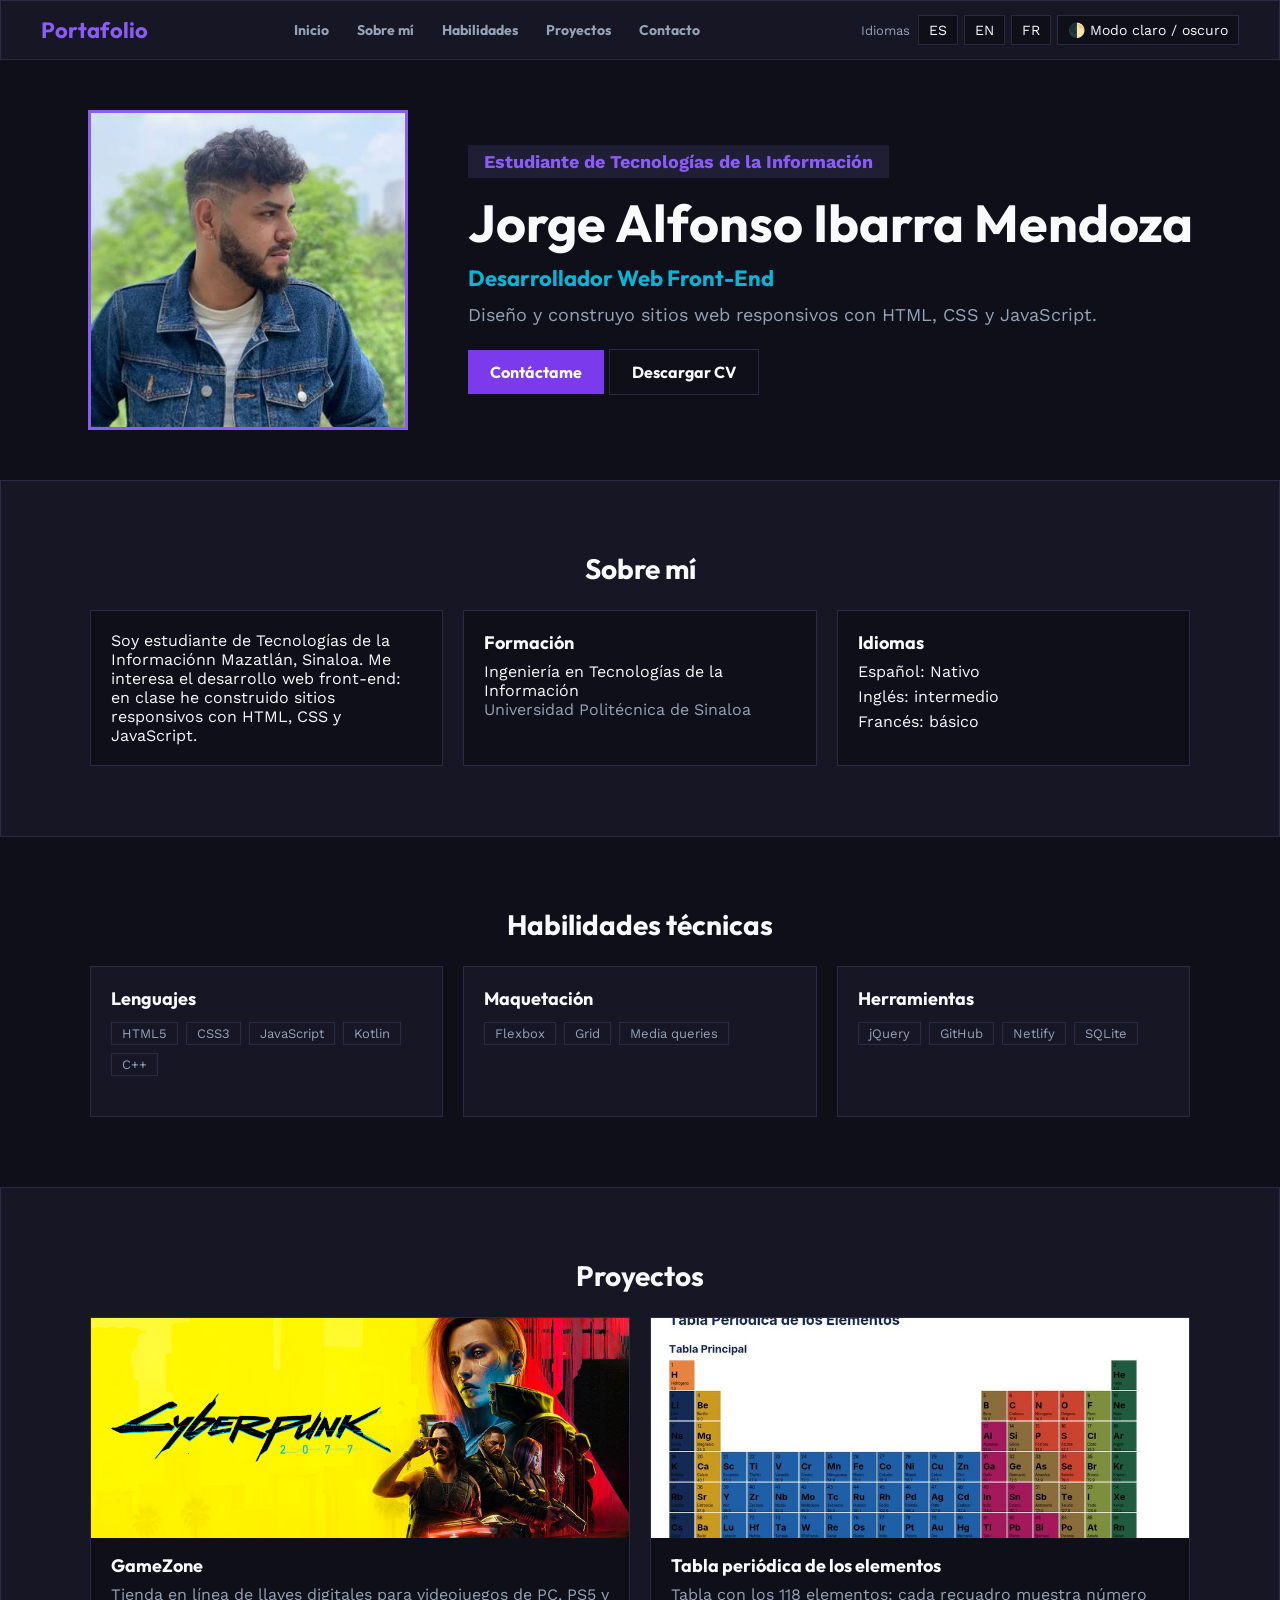
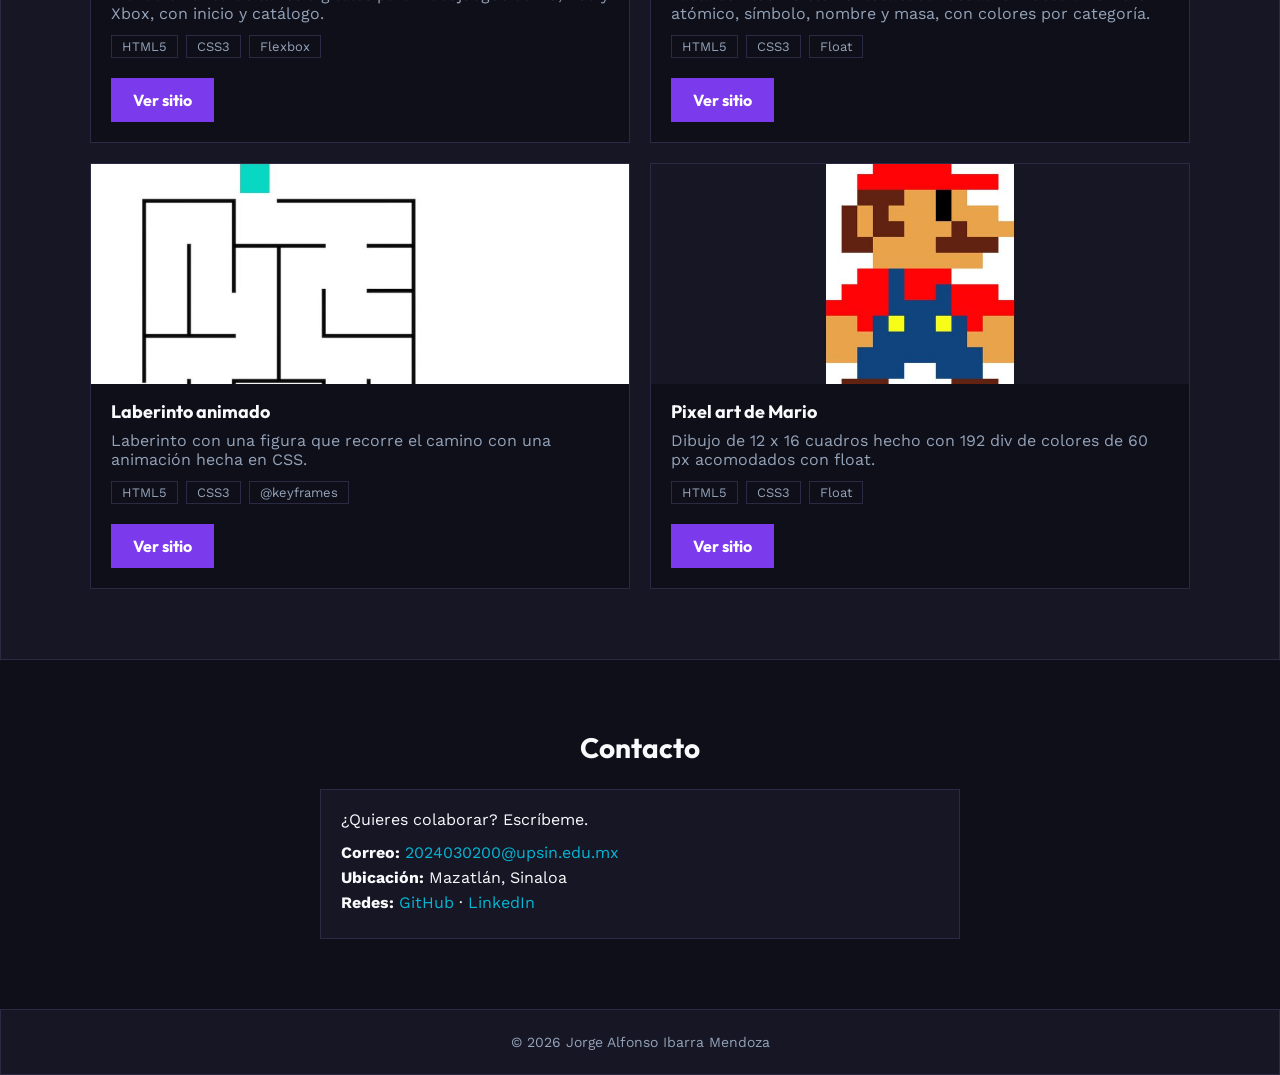
<file: index.html>
<!DOCTYPE html>
<html lang="es">
<head>
    <meta charset="UTF-8">
    <meta name="viewport" content="width=device-width, initial-scale=1">
    <title>Portafolio - Jorge Alfonso Ibarra Mendoza</title>
    <link rel="stylesheet" href="estilos/estilos.css">
</head>
<body>
    <header>
        <a href="#inicio" class="logo">Portafolio</a>

        <button class="menu-toggle" id="menu-toggle" type="button" aria-label="Menú" aria-expanded="false" aria-controls="nav">
            <span></span>
            <span></span>
            <span></span>
        </button>

        <nav id="nav">
            <ul>
                <li><a href="#inicio">
                    <span class="es">Inicio</span>
                    <span class="en">Home</span>
                    <span class="fr">Accueil</span>
                </a>
            </li>
                <li><a href="#sobre-mi">
                    <span class="es">Sobre mí</span>
                    <span class="en">About</span>
                    <span class="fr">À propos</span>
                </a>
            </li>
                <li><a href="#habilidades">
                    <span class="es">Habilidades</span>
                    <span class="en">Skills</span>
                    <span class="fr">Compétences</span>
                </a>
            </li>
                <li><a href="#proyectos">
                    <span class="es">Proyectos</span>
                    <span class="en">Projects</span>
                    <span class="fr">Projets</span>
                </a>
            </li>
                <li><a href="#contacto">
                    <span class="es">Contacto</span>
                    <span class="en">Contact</span>
                    <span class="fr">Contact</span>
                </a>
            </li>
            </ul>
        </nav>

        <div class="ajustes">
            <div class="leyenda">
                <span class="es">Idiomas</span>
                <span class="en">Language</span>
                <span class="fr">Langue</span>
            </div>
            <a href="#" onclick="$('.en, .fr').hide(); $('.es').show(); return false;">ES</a>
            <a href="#" onclick="$('.es, .fr').hide(); $('.en').show(); return false;">EN</a>
            <a href="#" onclick="$('.es, .en').hide(); $('.fr').show(); return false;">FR</a>
            <a href="#" onclick="$('body').toggleClass('claro'); return false;">🌓
                <span class="es">Modo claro / oscuro</span>
                <span class="en">Light / dark mode</span>
                <span class="fr">Mode clair / sombre</span>
            </a>
        </div>
    </header>

    <main>

        <section id="inicio" class="hero">
            <div class="hero-contenido">
                <img class="avatar" src="imagenes/avatar.png" alt="Foto de Jorge Alfonso Ibarra Mendoza">
                <div class="hero-texto">
                    <div class="etiqueta">
                        <span class="es">Estudiante de Tecnologías de la Información</span>
                        <span class="en">Information Technology Student</span>
                        <span class="fr">Étudiant en technologies de l'information</span>
                    </div>
                    <h1 class="titulo">Jorge Alfonso Ibarra Mendoza</h1>
                    <p class="rol">
                        <span class="es">Desarrollador Web Front-End</span>
                        <span class="en">Front-End Web Developer</span>
                        <span class="fr">Développeur web front-end</span>
                    </p>
                    <p class="descripcion">
                        <span class="es">Diseño y construyo sitios web responsivos con HTML, CSS y JavaScript.</span>
                        <span class="en">I design and build responsive websites with HTML, CSS and JavaScript.</span>
                        <span class="fr">Je conçois et réalise des sites web adaptatifs avec HTML, CSS et JavaScript.</span>
                    </p>
                    <div class="botones">
                        <a href="#contacto" class="boton1">
                            <span class="es">Contáctame</span>
                            <span class="en">Contact me</span>
                            <span class="fr">Me contacter</span>
                        </a>
                        <a href="documentos/cv.pdf" class="boton2" download>
                            <span class="es">Descargar CV</span>
                            <span class="en">Download CV</span>
                            <span class="fr">Télécharger le CV</span>
                        </a>
                    </div>
                </div>
            </div>
        </section>

        <section id="sobre-mi" class="alt">
            <h2 class="subtitulo">
                <span class="es">Sobre mí</span>
                <span class="en">About me</span>
                <span class="fr">À propos de moi</span>
            </h2>
            <div class="rejilla">
                <article class="tarjeta">
                    <p>
                        <span class="es">Soy estudiante de Tecnologías de la Informaciónn Mazatlán, Sinaloa. Me interesa el desarrollo web front-end: en clase he construido sitios responsivos con HTML, CSS y JavaScript.</span>
                        <span class="en">I am an Information Technology student in Mazatlán, Sinaloa. I am interested in front-end web development: in class I have built responsive websites with HTML, CSS and JavaScript.</span>
                        <span class="fr">Je suis étudiant en technologies de l'information à Mazatlán, Sinaloa. Le développement web front-end m’intéresse : en cours, j’ai réalisé des sites adaptatifs avec HTML, CSS et JavaScript.</span>
                    </p>
                </article>
                <article class="tarjeta">
                    <h3 class="nombre">
                        <span class="es">Formación</span>
                        <span class="en">Education</span>
                        <span class="fr">Formation</span>
                    </h3>
                    <p>
                        <span class="es">Ingeniería en Tecnologías de la Información</span>
                        <span class="en">Information Technology Engineering</span>
                        <span class="fr">Ingénierie des technologies de l'information</span>
                    </p>
                    <p class="suave">Universidad Politécnica de Sinaloa</p>
                </article>
                <article class="tarjeta">
                    <h3 class="nombre">
                        <span class="es">Idiomas</span>
                        <span class="en">Languages</span>
                        <span class="fr">Langues</span>
                    </h3>
                    <ul class="lista">
                        <li><span class="es">Español: Nativo</span>
                            <span class="en">Spanish: Native</span>
                            <span class="fr">Espagnol : Natif</span>
                        </li>
                        <li><span class="es">Inglés: intermedio</span>
                            <span class="en">English: intermediate</span>
                            <span class="fr">Anglais : intermédiaire</span>
                        </li>
                        <li><span class="es">Francés: básico</span>
                            <span class="en">French: basic</span>
                            <span class="fr">Français : débutant</span>
                        </li>
                    </ul>
                </article>
            </div>
        </section>

        <section id="habilidades">
            <h2 class="subtitulo">
                <span class="es">Habilidades técnicas</span>
                <span class="en">Technical skills</span>
                <span class="fr">Compétences techniques</span>
            </h2>
            <div class="rejilla">
                <article class="tarjeta">
                    <h3 class="nombre">
                        <span class="es">Lenguajes</span>
                        <span class="en">Languages</span>
                        <span class="fr">Langages</span>
                    </h3>
                    <ul class="chips">
                        <li>HTML5</li>
                        <li>CSS3</li>
                        <li>JavaScript</li>
                        <li>Kotlin</li>
                        <li>C++</li>
                    </ul>
                </article>
                <article class="tarjeta">
                    <h3 class="nombre">
                        <span class="es">Maquetación</span>
                        <span class="en">Layout</span>
                        <span class="fr">Mise en page</span>
                    </h3>
                    <ul class="chips">
                        <li>Flexbox</li>
                        <li>Grid</li>
                        <li>Media queries</li>
                    </ul>
                </article>
                <article class="tarjeta">
                    <h3 class="nombre">
                        <span class="es">Herramientas</span>
                        <span class="en">Tools</span>
                        <span class="fr">Outils</span>
                    </h3>
                    <ul class="chips">
                        <li>jQuery</li>
                        <li>GitHub</li>
                        <li>Netlify</li>
                        <li>SQLite</li>
                    </ul>
                </article>
            </div>
        </section>

        <section id="proyectos" class="alt">
            <h2 class="subtitulo">
                <span class="es">Proyectos</span>
                <span class="en">Projects</span>
                <span class="fr">Projets</span>
            </h2>
            <div class="rejilla proyectos">
                <article class="tarjeta">
                    <div class="portada">
                        <img src="imagenes/gamezone.jpg" alt="Portada del sitio GameZone">
                    </div>
                    <div class="info">
                        <h3 class="nombre">GameZone</h3>
                        <p>
                            <span class="es">Tienda en línea de llaves digitales para videojuegos de PC, PS5 y Xbox, con inicio y catálogo.</span>
                            <span class="en">Online store for digital video game keys (PC, PS5 and Xbox), with a home page and a catalog.</span>
                            <span class="fr">Boutique en ligne de clés numériques pour jeux vidéo (PC, PS5 et Xbox), avec un accueil et un catalogue.</span>
                        </p>
                        <ul class="chips">
                            <li>HTML5</li>
                            <li>CSS3</li>
                            <li>Flexbox</li>
                        </ul>
                        <a href="proyectos/gamezone/index.html" class="boton1">
                            <span class="es">Ver sitio</span>
                            <span class="en">View site</span>
                            <span class="fr">Voir le site</span>
                        </a>
                    </div>
                </article>

                <article class="tarjeta">
                    <div class="portada">
                        <img src="imagenes/tabla-periodica.jpg" alt="Captura de la tabla periódica de los elementos">
                    </div>
                    <div class="info">
                        <h3 class="nombre">
                            <span class="es">Tabla periódica de los elementos</span>
                            <span class="en">Periodic table of the elements</span>
                            <span class="fr">Tableau périodique des éléments</span>
                        </h3>
                        <p>
                            <span class="es">Tabla con los 118 elementos: cada recuadro muestra número atómico, símbolo, nombre y masa, con colores por categoría.</span>
                            <span class="en">Table with the 118 elements: each tile shows the atomic number, symbol, name and mass, with colors by category.</span>
                            <span class="fr">Tableau des 118 éléments : chaque case indique le numéro atomique, le symbole, le nom et la masse, avec des couleurs par catégorie.</span>
                        </p>
                        <ul class="chips"><li>HTML5</li><li>CSS3</li><li>Float</li></ul>
                        <a href="proyectos/tabla-periodica/index.html" class="boton1">
                            <span class="es">Ver sitio</span>
                            <span class="en">View site</span>
                            <span class="fr">Voir le site</span>
                        </a>
                    </div>
                </article>

                <article class="tarjeta">
                    <div class="portada">
                        <img src="imagenes/laberinto.jpg" alt="Captura del proyecto Laberinto">
                    </div>
                    <div class="info">
                        <h3 class="nombre">
                            <span class="es">Laberinto animado</span>
                            <span class="en">Animated maze</span>
                            <span class="fr">Labyrinthe animé</span>
                        </h3>
                        <p>
                            <span class="es">Laberinto con una figura que recorre el camino con una animación hecha en CSS.</span>
                            <span class="en">Maze with a shape that travels along the path using a CSS animation.</span>
                            <span class="fr">Labyrinthe avec une forme qui parcourt le chemin grâce à une animation CSS.</span>
                        </p>
                        <ul class="chips"><li>HTML5</li><li>CSS3</li><li>@keyframes</li></ul>
                        <a href="proyectos/laberinto/index.html" class="boton1">
                            <span class="es">Ver sitio</span>
                            <span class="en">View site</span>
                            <span class="fr">Voir le site</span>
                        </a>
                    </div>
                </article>

                <article class="tarjeta">
                    <div class="portada">
                        <img src="imagenes/pixel-art.jpg" alt="Captura del pixel art de Mario">
                    </div>
                    <div class="info">
                        <h3 class="nombre">
                            <span class="es">Pixel art de Mario</span>
                            <span class="en">Mario pixel art</span>
                            <span class="fr">Pixel art de Mario</span>
                        </h3>
                        <p>
                            <span class="es">Dibujo de 12 x 16 cuadros hecho con 192 div de colores de 60 px acomodados con float.</span>
                            <span class="en">A 12 x 16 grid drawing made of 192 colored 60 px divs laid out with float.</span>
                            <span class="fr">Dessin de 12 x 16 cases réalisé avec 192 div colorés de 60 px disposés avec float.</span>
                        </p>
                        <ul class="chips"><li>HTML5</li><li>CSS3</li><li>Float</li></ul>
                        <a href="proyectos/pixel-art/index.html" class="boton1">
                            <span class="es">Ver sitio</span>
                            <span class="en">View site</span>
                            <span class="fr">Voir le site</span>
                        </a>
                    </div>
                </article>

            </div>
        </section>


        <section id="contacto">
            <h2 class="subtitulo">
                <span class="es">Contacto</span>
                <span class="en">Contact</span>
                <span class="fr">Contact</span>
            </h2>
            <article class="tarjeta contacto">
                <p>
                    <span class="es">¿Quieres colaborar? Escríbeme.</span>
                    <span class="en">Want to collaborate? Send me a message.</span>
                    <span class="fr">On collabore ? Écrivez-moi.</span>
                </p>
                <ul class="lista">
                    <li>
                        <strong>
                            <span class="es">Correo:</span>
                            <span class="en">Email:</span>
                            <span class="fr">E-mail :</span>
                        </strong> <a href="mailto:2024030200@upsin.edu.mx">2024030200@upsin.edu.mx</a></li>
                    <li>
                        <strong>
                            <span class="es">Ubicación:</span>
                            <span class="en">Location:</span>
                            <span class="fr">Localisation :</span>
                        </strong> Mazatlán, Sinaloa</li>
                    <li>
                        <strong>
                            <span class="es">Redes:</span>
                            <span class="en">Social:</span>
                            <span class="fr">Réseaux :</span>
                        </strong>
                        <a href="https://github.com/JorgeIbarraMendoza">GitHub</a> ·
                        <a href="https://www.linkedin.com/in/jorge-ibarra-mendoza">LinkedIn</a>
                    </li>
                </ul>
            </article>
        </section>

    </main>

    <footer>
        <p>© 2026 Jorge Alfonso Ibarra Mendoza</p>
    </footer>

    <script src="https://ajax.googleapis.com/ajax/libs/jquery/2.1.3/jquery.min.js"></script>

    <script>
    $(function() {
      // Menú hamburguesa
      $('#menu-toggle').click(function() {
        var abierto = $('header').toggleClass('menu-abierto').hasClass('menu-abierto');
        $(this).attr('aria-expanded', abierto);
      });

      // Desplazamiento suave a cada sección
      $('a[href^="#"]').click(function(e) {
        var hash = this.hash;
        if (!hash || hash === '#') return;
        var $destino = $(hash);
        if (!$destino.length) return;
        e.preventDefault();

        // Se cierra el menú primero para medir la posición con el header ya colapsado
        $('header').removeClass('menu-abierto');
        $('#menu-toggle').attr('aria-expanded', false);

        // Si el header está fijo (o pegado arriba) se descuenta su altura para que no tape el título
        var $h = $('header');
        var pos = $h.css('position');
        var tapa = (pos === 'fixed' || pos === 'sticky') ? $h.outerHeight() : 0;

        $('html, body').stop().animate({
          scrollTop: $destino.offset().top - tapa
        }, 600);
      });
    });
    </script>
</body>
</html>
</file>
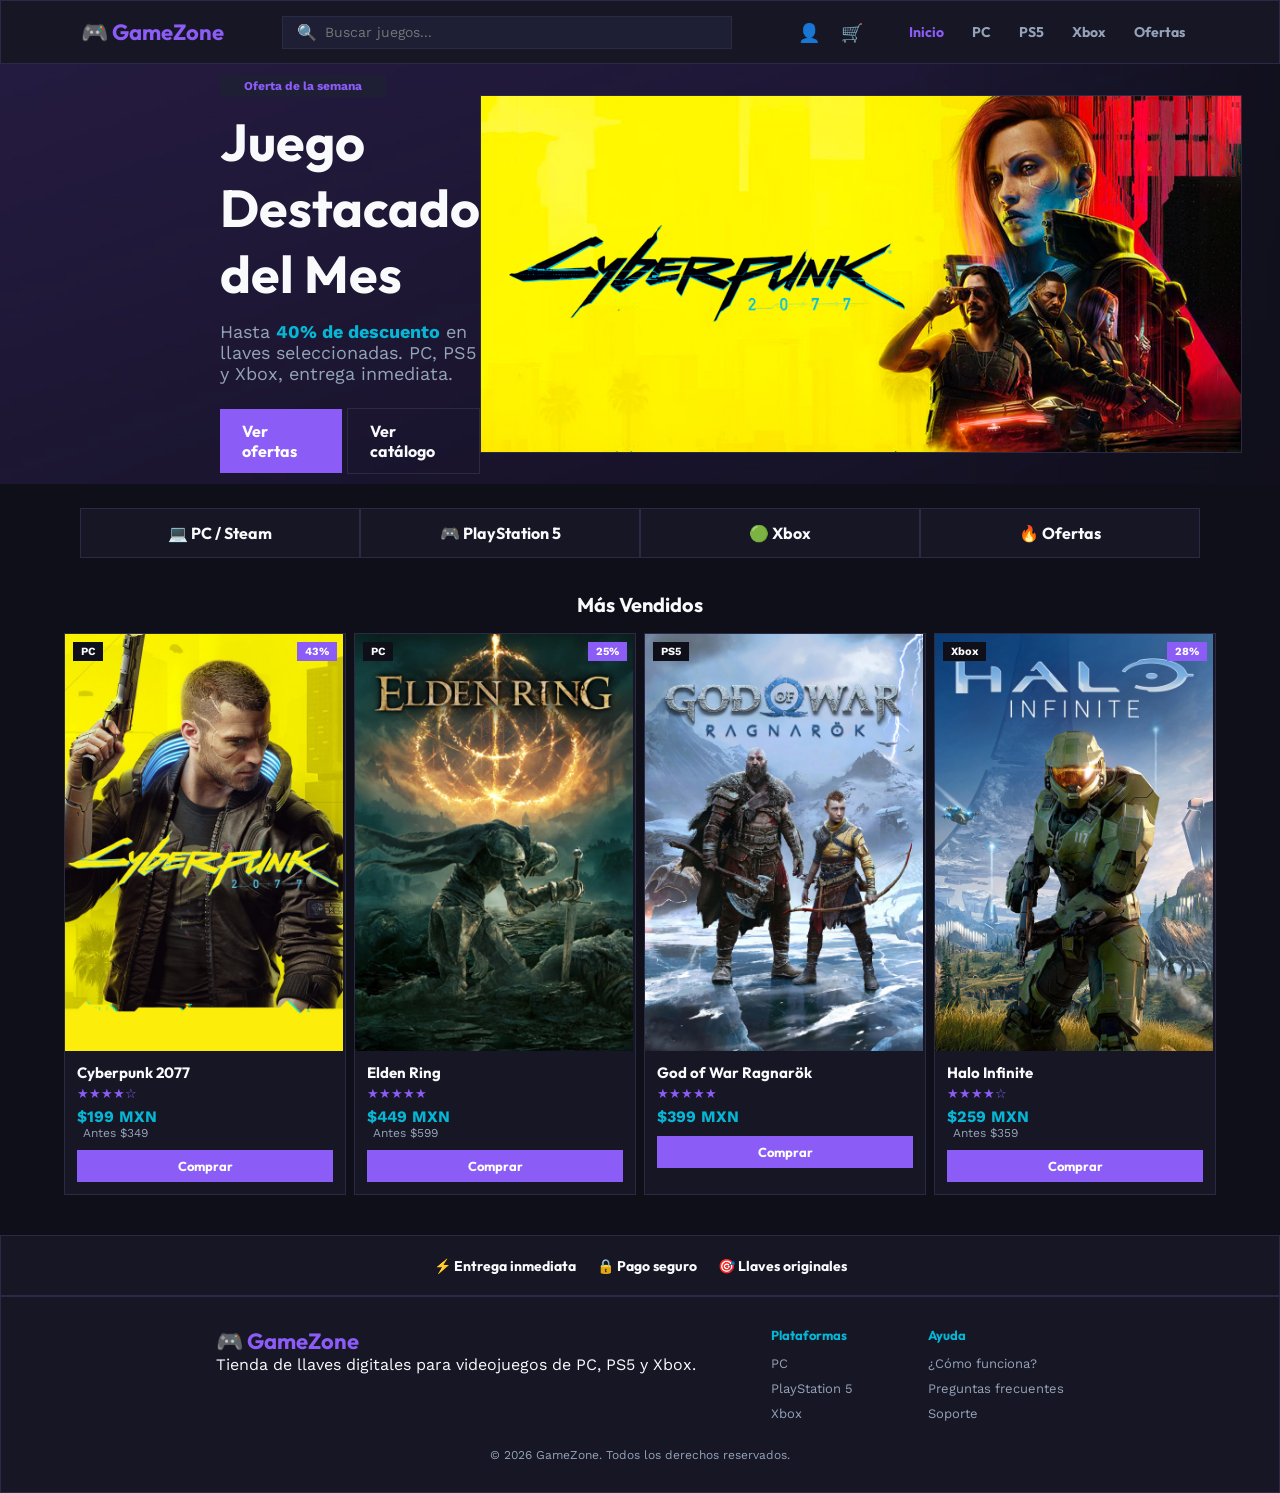
<file: proyectos/gamezone/index.html>
<!DOCTYPE html>
<html lang="es">
<head>
    <meta charset="UTF-8">
    <title>GameZone - Llaves digitales para videojuegos</title>
    <link rel="stylesheet" href="estilos/estilos.css">
</head>
<body>

    <header>
        <a href="index.html" class="logo">🎮 GameZone</a>

        <div class="buscador">
            🔍 <input type="text" placeholder="Buscar juegos...">
        </div>

        <div class="iconos">
            <a href="#!">👤</a>
            <a href="#!">🛒</a>
        </div>

        <nav>
            <ul>
                <li><a href="index.html" class="activo">Inicio</a></li>
                <li><a href="catalogo.html#pc">PC</a></li>
                <li><a href="catalogo.html#ps5">PS5</a></li>
                <li><a href="catalogo.html#xbox">Xbox</a></li>
                <li><a href="catalogo.html#ofertas">Ofertas</a></li>
            </ul>
        </nav>
    </header>

    <main>

        <section class="fondo">
            <img class="imagen" src="imagenes/fondo.jpg" alt="Juego destacado">
            <div class="contenido">
                <div class="texto">
                    <div class="etiqueta">Oferta de la semana</div>
                    <h1 class="titulo">Juego Destacado del Mes</h1>
                    <p class="descripcion">
                        Hasta <strong>40% de descuento</strong> en llaves seleccionadas.
                        PC, PS5 y Xbox, entrega inmediata.
                    </p>
                    <div class="botones">
                        <a href="catalogo.html#ofertas" class="boton1">
                            Ver ofertas
                        </a>
                        <a href="catalogo.html" class="boton2">
                            Ver catálogo
                        </a>
                    </div>
                </div>
                <img class="juego"
                     src="imagenes/juego-destacado.jpg"
                     alt="Cyberpunk 2077 - Juego destacado del mes">
            </div>
        </section>

        <div class="categorias">
            <a href="catalogo.html#pc" class="categoria">💻 PC / Steam</a>
            <a href="catalogo.html#ps5" class="categoria">🎮 PlayStation 5</a>
            <a href="catalogo.html#xbox" class="categoria">🟢 Xbox</a>
            <a href="catalogo.html#ofertas" class="categoria">🔥 Ofertas</a>
        </div>

        <section class="productos">
            <h2 class="subtitulo">Más Vendidos</h2>

            <div class="fila columna4">

                <article class="tarjeta">
                    <div class="portada">
                        <img src="imagenes/cyberpunk-2077.jpg" alt="Cyberpunk 2077">
                        <div class="plataforma">PC</div>
                        <div class="descuento">43%</div>
                    </div>
                    <div class="info">
                        <h3 class="nombre">Cyberpunk 2077</h3>
                        <div class="estrellas">★★★★☆</div>
                        <div class="precio">$199 MXN</div>
                        <div class="antes">Antes $349</div>
                        <a href="#!" class="comprar">Comprar</a>
                    </div>
                </article>

                <article class="tarjeta">
                    <div class="portada">
                        <img src="imagenes/elden-ring.jpg" alt="Elden Ring">
                        <div class="plataforma">PC</div>
                        <div class="descuento">25%</div>
                    </div>
                    <div class="info">
                        <h3 class="nombre">Elden Ring</h3>
                        <div class="estrellas">★★★★★</div>
                        <div class="precio">$449 MXN</div>
                        <div class="antes">Antes $599</div>
                        <a href="#!" class="comprar">Comprar</a>
                    </div>
                </article>

                <article class="tarjeta">
                    <div class="portada">
                        <img src="imagenes/god-of-war-ragnarok.jpg" alt="God of War Ragnarök">
                        <div class="plataforma">PS5</div>
                    </div>
                    <div class="info">
                        <h3 class="nombre">God of War Ragnarök</h3>
                        <div class="estrellas">★★★★★</div>
                        <div class="precio">$399 MXN</div>
                        <a href="#!" class="comprar">Comprar</a>
                    </div>
                </article>

                <article class="tarjeta">
                    <div class="portada">
                        <img src="imagenes/halo-infinite.jpg" alt="Halo Infinite">
                        <div class="plataforma">Xbox</div>
                        <div class="descuento">28%</div>
                    </div>
                    <div class="info">
                        <h3 class="nombre">Halo Infinite</h3>
                        <div class="estrellas">★★★★☆</div>
                        <div class="precio">$259 MXN</div>
                        <div class="antes">Antes $359</div>
                        <a href="#!" class="comprar">Comprar</a>
                    </div>
                </article>

            </div>
        </section>

        <div class="confianza">
            <span class="ventaja">⚡ Entrega inmediata</span>
            <span class="ventaja">🔒 Pago seguro</span>
            <span class="ventaja">🎯 Llaves originales</span>
        </div>

    </main>

    <footer>
        <div class="columnas">
            <div class="columna">
                <a href="index.html" class="logo">🎮 GameZone</a>
                <p>Tienda de llaves digitales para videojuegos de PC, PS5 y Xbox.</p>
            </div>
            <div class="columna">
                <h4>Plataformas</h4>
                <ul>
                    <li><a href="catalogo.html#pc">PC</a></li>
                    <li><a href="catalogo.html#ps5">PlayStation 5</a></li>
                    <li><a href="catalogo.html#xbox">Xbox</a></li>
                </ul>
            </div>
            <div class="columna">
                <h4>Ayuda</h4>
                <ul>
                    <li><a href="#!">¿Cómo funciona?</a></li>
                    <li><a href="#!">Preguntas frecuentes</a></li>
                    <li><a href="#!">Soporte</a></li>
                </ul>
            </div>
        </div>
        <p class="derechos">© 2026 GameZone. Todos los derechos reservados.</p>
    </footer>

</body>
</html>
</file>
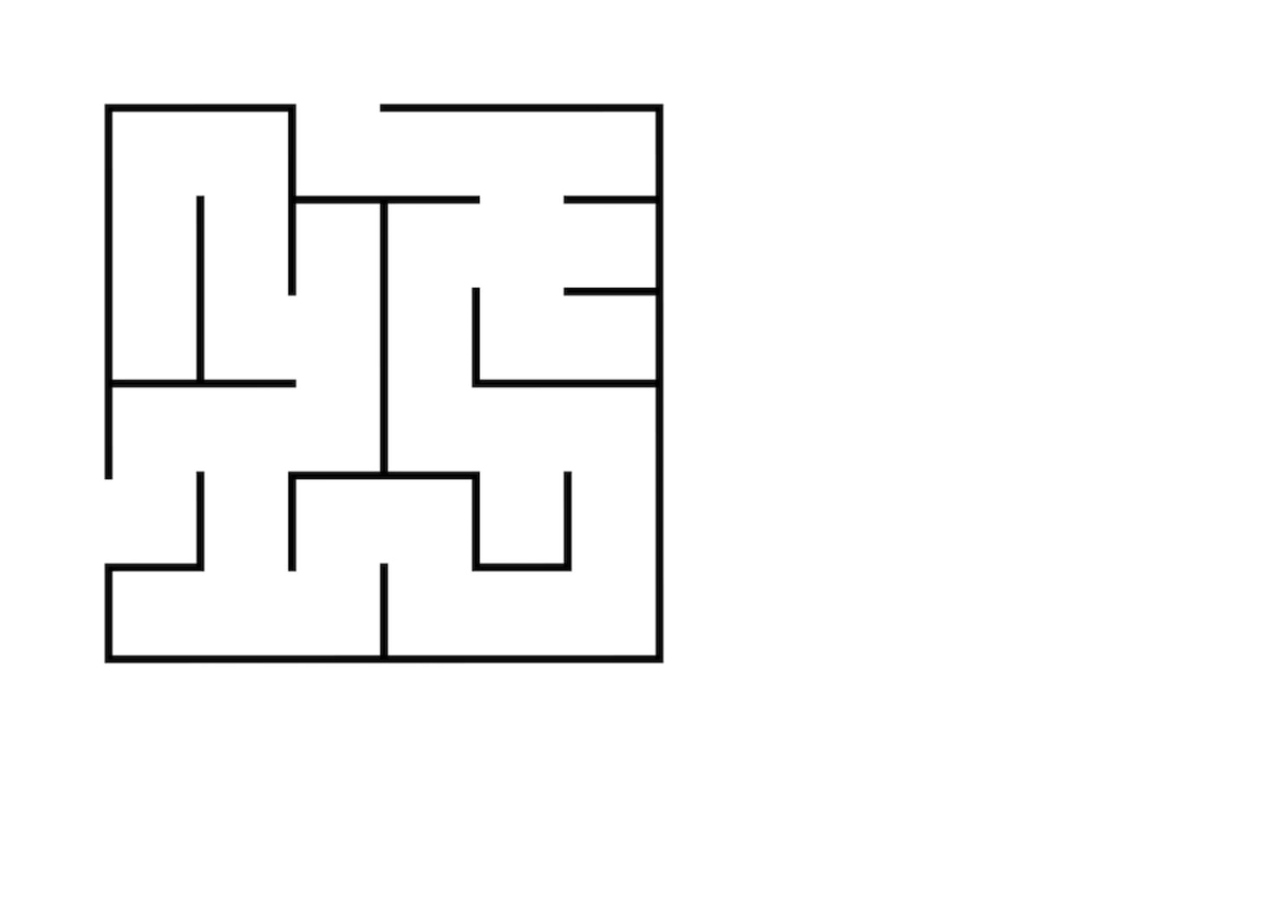
<file: proyectos/laberinto/index.html>
<!DOCTYPE html>
<html lang="es">
<head>
    <meta charset="UTF-8">
    <title>Laberinto</title>
    <link rel="stylesheet" href="estilos/estilos.css">
</head>
<body>

    <main>

        <div class="laberinto">
            <div class="figura"></div>
        </div>

    </main>

</body>
</html>
</file>
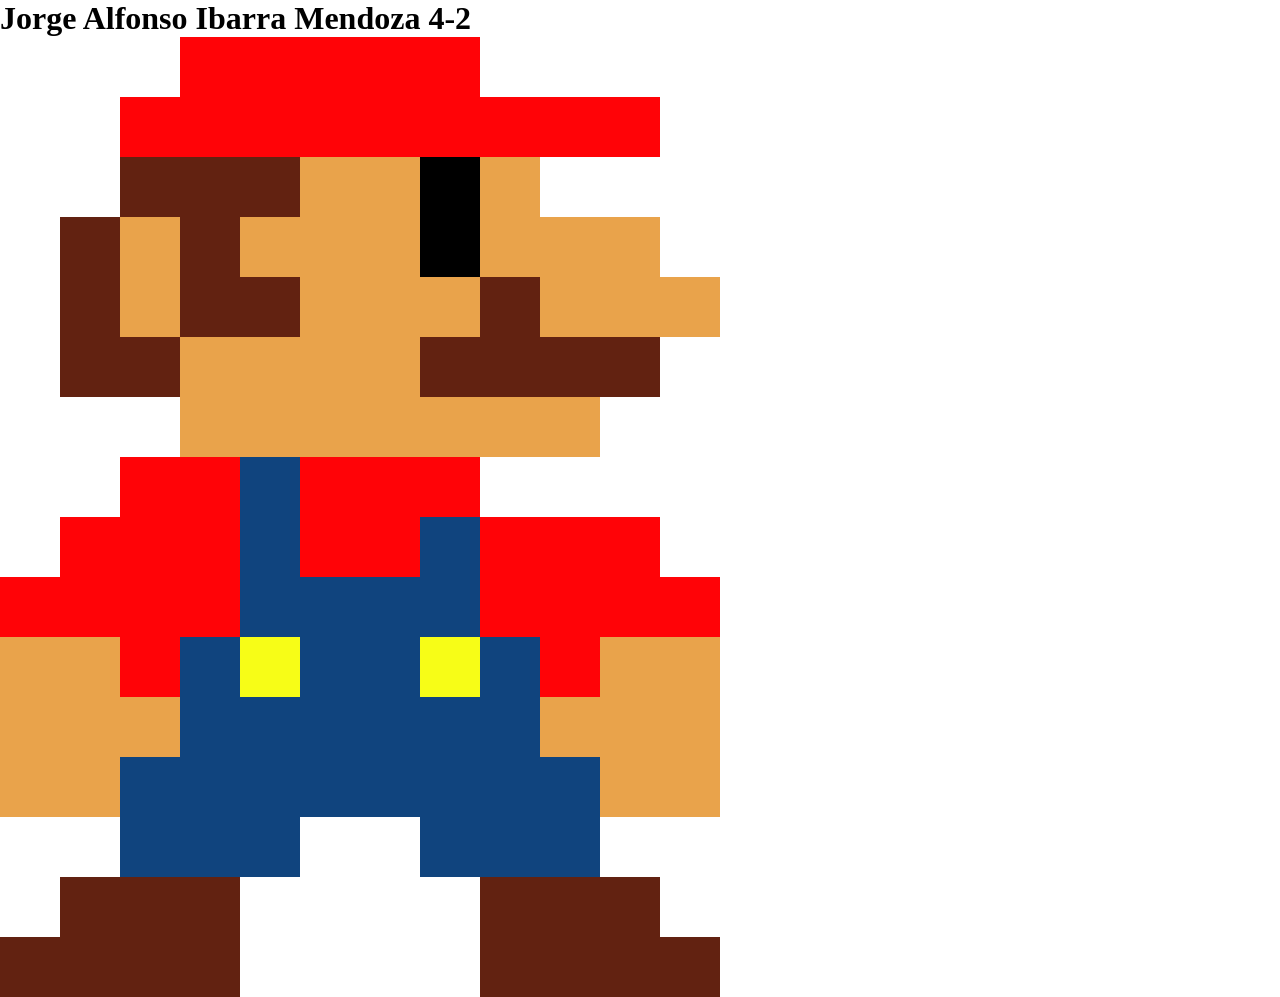
<file: proyectos/pixel-art/index.html>
<!DOCTYPE html>
<html>
<head>
    <title>Jorge Alfonso Ibarra Mendoza 4-2</title>
    <h1>Jorge Alfonso Ibarra Mendoza 4-2</h1>
<style>
    *{
        padding: 0;
        margin: 0;
    }

    body{
        width: 720px;
    }

    .blanco{
        width: 60px;
        height: 60px;
        background-color: white;
        float: left;
    }

    .rojo{
        width: 60px;
        height: 60px;
        background-color: #FF0307;
        float: left;
    }

    .cafe{
        width: 60px;
        height: 60px;
        background-color: #622211;
        float: left;
    }

    .piel{
        width: 60px;
        height: 60px;
        background-color: #E9A34B;
        float: left;
    }

    .negro{
        width: 60px;
        height: 60px;
        background-color: #000000;
        float: left;
    }

    .azul{
        width: 60px;
        height: 60px;
        background-color: #10447E;
        float: left;
    }

    .amarillo{
        width: 60px;
        height: 60px;
        background-color: #F7FD17;
        float: left;
    }

</style>
</head>
<body>
    <div class="blanco"></div>
    <div class="blanco"></div>
    <div class="blanco"></div>
    <div class="rojo"></div>
    <div class="rojo"></div>
    <div class="rojo"></div>
    <div class="rojo"></div>
    <div class="rojo"></div>
    <div class="blanco"></div>
    <div class="blanco"></div>
    <div class="blanco"></div>
    <div class="blanco"></div>
    <div class="blanco"></div>
    <div class="blanco"></div>
    <div class="rojo"></div>
    <div class="rojo"></div>
    <div class="rojo"></div>
    <div class="rojo"></div>
    <div class="rojo"></div>
    <div class="rojo"></div>
    <div class="rojo"></div>
    <div class="rojo"></div>
    <div class="rojo"></div>
    <div class="blanco"></div>
    <div class="blanco"></div>
    <div class="blanco"></div>
    <div class="cafe"></div>
    <div class="cafe"></div>
    <div class="cafe"></div>
    <div class="piel"></div>
    <div class="piel"></div>
    <div class="negro"></div>
    <div class="piel"></div>
    <div class="blanco"></div>
    <div class="blanco"></div>
    <div class="blanco"></div>
    <div class="blanco"></div>
    <div class="cafe"></div>
    <div class="piel"></div>
    <div class="cafe"></div>
    <div class="piel"></div>
    <div class="piel"></div>
    <div class="piel"></div>
    <div class="negro"></div>
    <div class="piel"></div>
    <div class="piel"></div>
    <div class="piel"></div>
    <div class="blanco"></div>
    <div class="blanco"></div>
    <div class="cafe"></div>
    <div class="piel"></div>
    <div class="cafe"></div>
    <div class="cafe"></div>
    <div class="piel"></div>
    <div class="piel"></div>
    <div class="piel"></div>
    <div class="cafe"></div>
    <div class="piel"></div>
    <div class="piel"></div>
    <div class="piel"></div>
    <div class="blanco"></div>
    <div class="cafe"></div>
    <div class="cafe"></div>
    <div class="piel"></div>
    <div class="piel"></div>
    <div class="piel"></div>
    <div class="piel"></div>
    <div class="cafe"></div>
    <div class="cafe"></div>
    <div class="cafe"></div>
    <div class="cafe"></div>
    <div class="blanco"></div>
    <div class="blanco"></div>
    <div class="blanco"></div>
    <div class="blanco"></div>
    <div class="piel"></div>
    <div class="piel"></div>
    <div class="piel"></div>
    <div class="piel"></div>
    <div class="piel"></div>
    <div class="piel"></div>
    <div class="piel"></div>
    <div class="blanco"></div>
    <div class="blanco"></div>
    <div class="blanco"></div>
    <div class="blanco"></div>
    <div class="rojo"></div>
    <div class="rojo"></div>
    <div class="azul"></div>
    <div class="rojo"></div>
    <div class="rojo"></div>
    <div class="rojo"></div>
    <div class="blanco"></div>
    <div class="blanco"></div>
    <div class="blanco"></div>
    <div class="blanco"></div>
    <div class="blanco"></div>
    <div class="rojo"></div>
    <div class="rojo"></div>
    <div class="rojo"></div>
    <div class="azul"></div>
    <div class="rojo"></div>
    <div class="rojo"></div>  
    <div class="azul"></div>
    <div class="rojo"></div>
    <div class="rojo"></div>
    <div class="rojo"></div>
    <div class="blanco"></div>
    <div class="rojo"></div>
    <div class="rojo"></div>
    <div class="rojo"></div>
    <div class="rojo"></div>
    <div class="azul"></div>
    <div class="azul"></div>
    <div class="azul"></div>
    <div class="azul"></div>
    <div class="rojo"></div>
    <div class="rojo"></div>
    <div class="rojo"></div>
    <div class="rojo"></div>
    <div class="piel"></div>
    <div class="piel"></div>
    <div class="rojo"></div>
    <div class="azul"></div>
    <div class="amarillo"></div>
    <div class="azul"></div>
    <div class="azul"></div>
    <div class="amarillo"></div>
    <div class="azul"></div>
    <div class="rojo"></div>
    <div class="piel"></div>
    <div class="piel"></div>
    <div class="piel"></div>
    <div class="piel"></div>
    <div class="piel"></div>
    <div class="azul"></div>
    <div class="azul"></div>
    <div class="azul"></div>
    <div class="azul"></div>
    <div class="azul"></div>
    <div class="azul"></div>
    <div class="piel"></div>
    <div class="piel"></div>
    <div class="piel"></div>
    <div class="piel"></div>
    <div class="piel"></div>
    <div class="azul"></div>
    <div class="azul"></div>
    <div class="azul"></div>
    <div class="azul"></div>
    <div class="azul"></div>
    <div class="azul"></div>
    <div class="azul"></div>
    <div class="azul"></div>
    <div class="piel"></div>
    <div class="piel"></div>
    <div class="blanco"></div>
    <div class="blanco"></div>
    <div class="azul"></div>
    <div class="azul"></div>
    <div class="azul"></div>
    <div class="blanco"></div>
    <div class="blanco"></div>
    <div class="azul"></div>
    <div class="azul"></div>
    <div class="azul"></div>
    <div class="blanco"></div>
    <div class="blanco"></div>
    <div class="blanco"></div>
    <div class="cafe"></div>
    <div class="cafe"></div>
    <div class="cafe"></div>
    <div class="blanco"></div>
    <div class="blanco"></div>
    <div class="blanco"></div>
    <div class="blanco"></div>
    <div class="cafe"></div>
    <div class="cafe"></div>
    <div class="cafe"></div>
    <div class="blanco"></div>
    <div class="cafe"></div>
    <div class="cafe"></div>
    <div class="cafe"></div>
    <div class="cafe"></div>
    <div class="blanco"></div>
    <div class="blanco"></div>
    <div class="blanco"></div>
    <div class="blanco"></div>
    <div class="cafe"></div>
    <div class="cafe"></div>
    <div class="cafe"></div>
    <div class="cafe"></div>
</body>
</html>
</file>
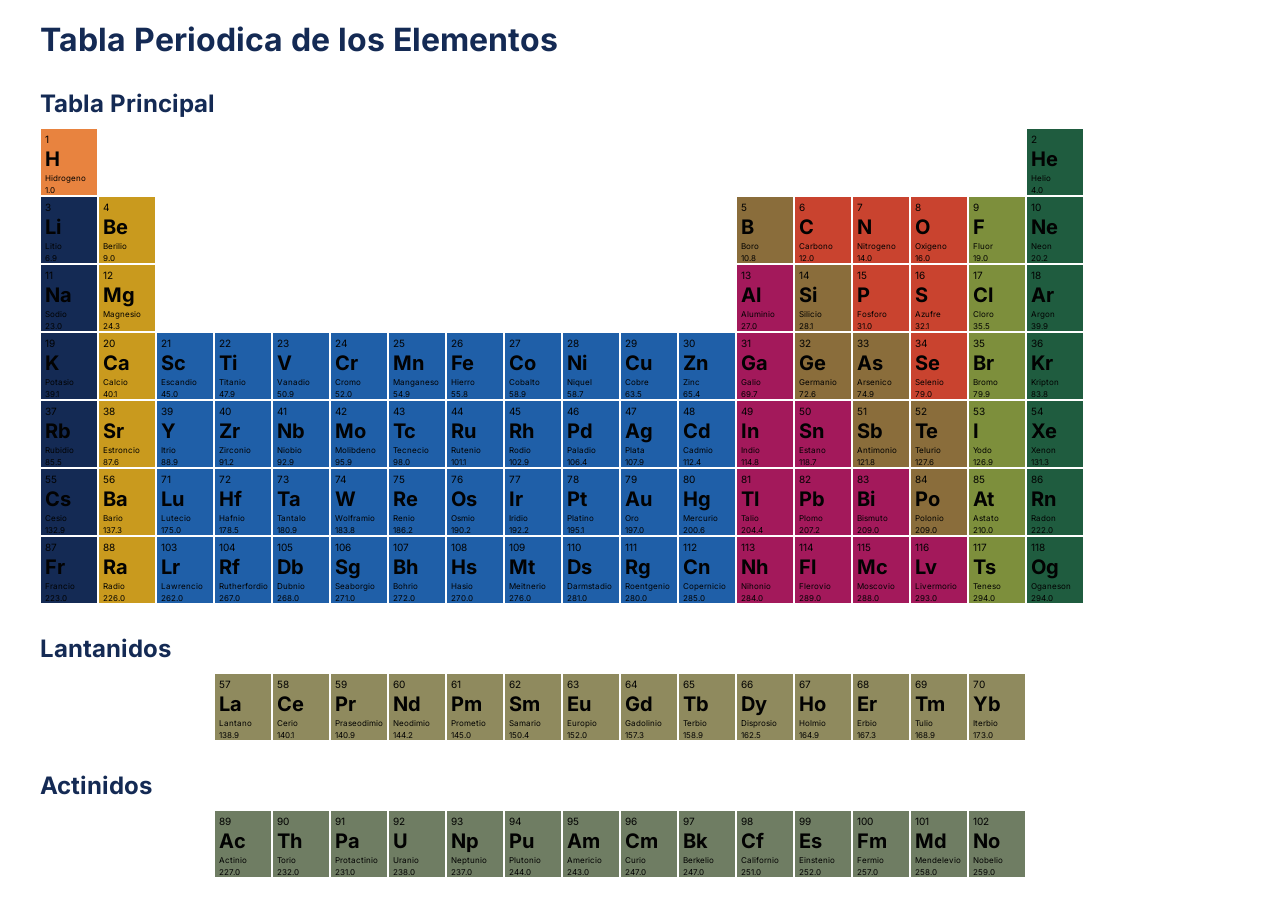
<file: proyectos/tabla-periodica/index.html>
<!DOCTYPE html>
<head>
    <title>Tabla Periodica de los Elementos</title>
    <link rel="stylesheet" href="estilos/estilos.css">
</head>
<body>

    <h1>Tabla Periodica de los Elementos</h1>
    <h2>Tabla Principal</h2>
    <div class="tabla">
    <div class="fila">
        <div class="celda hidrogeno">
            <h4 class="numero">1</h4>
            <h3 class="simbolo">H</h3>
            <h5 class="nombre">Hidrogeno</h5>
            <h6 class="masa">1.0</h6>
        </div>
        <div class="celda vacio"></div>
        <div class="celda vacio"></div>
        <div class="celda vacio"></div>
        <div class="celda vacio"></div>
        <div class="celda vacio"></div>
        <div class="celda vacio"></div>
        <div class="celda vacio"></div>
        <div class="celda vacio"></div>
        <div class="celda vacio"></div>
        <div class="celda vacio"></div>
        <div class="celda vacio"></div>
        <div class="celda vacio"></div>
        <div class="celda vacio"></div>
        <div class="celda vacio"></div>
        <div class="celda vacio"></div>
        <div class="celda vacio"></div>
        <div class="celda noble">
            <h4 class="numero">2</h4>
            <h3 class="simbolo">He</h3>
            <h5 class="nombre">Helio</h5>
            <h6 class="masa">4.0</h6>
        </div>
        <div class="salto"></div>
    </div>

    <div class="fila">
        <div class="celda alcalino">
            <h4 class="numero">3</h4>
            <h3 class="simbolo">Li</h3>
            <h5 class="nombre">Litio</h5>
            <h6 class="masa">6.9</h6>
        </div>
        <div class="celda alcalinoterreo">
            <h4 class="numero">4</h4>
            <h3 class="simbolo">Be</h3>
            <h5 class="nombre">Berilio</h5>
            <h6 class="masa">9.0</h6>
        </div>
        <div class="celda vacio"></div>
        <div class="celda vacio"></div>
        <div class="celda vacio"></div>
        <div class="celda vacio"></div>
        <div class="celda vacio"></div>
        <div class="celda vacio"></div>
        <div class="celda vacio"></div>
        <div class="celda vacio"></div>
        <div class="celda vacio"></div>
        <div class="celda vacio"></div>
        <div class="celda metaloide">
            <h4 class="numero">5</h4>
            <h3 class="simbolo">B</h3>
            <h5 class="nombre">Boro</h5>
            <h6 class="masa">10.8</h6>
        </div>
        <div class="celda reactivo">
            <h4 class="numero">6</h4>
            <h3 class="simbolo">C</h3>
            <h5 class="nombre">Carbono</h5>
            <h6 class="masa">12.0</h6>
        </div>
        <div class="celda reactivo">
            <h4 class="numero">7</h4>
            <h3 class="simbolo">N</h3>
            <h5 class="nombre">Nitrogeno</h5>
            <h6 class="masa">14.0</h6>
        </div>
        <div class="celda reactivo">
            <h4 class="numero">8</h4>
            <h3 class="simbolo">O</h3>
            <h5 class="nombre">Oxigeno</h5>
            <h6 class="masa">16.0</h6>
        </div>
        <div class="celda halogeno">
            <h4 class="numero">9</h4>
            <h3 class="simbolo">F</h3>
            <h5 class="nombre">Fluor</h5>
            <h6 class="masa">19.0</h6>
        </div>
        <div class="celda noble">
            <h4 class="numero">10</h4>
            <h3 class="simbolo">Ne</h3>
            <h5 class="nombre">Neon</h5>
            <h6 class="masa">20.2</h6>
        </div>
        <div class="salto"></div>
    </div>

    <div class="fila">
        <div class="celda alcalino">
            <h4 class="numero">11</h4>
            <h3 class="simbolo">Na</h3>
            <h5 class="nombre">Sodio</h5>
            <h6 class="masa">23.0</h6>
        </div>
        <div class="celda alcalinoterreo">
            <h4 class="numero">12</h4>
            <h3 class="simbolo">Mg</h3>
            <h5 class="nombre">Magnesio</h5>
            <h6 class="masa">24.3</h6>
        </div>
        <div class="celda vacio"></div>
        <div class="celda vacio"></div>
        <div class="celda vacio"></div>
        <div class="celda vacio"></div>
        <div class="celda vacio"></div>
        <div class="celda vacio"></div>
        <div class="celda vacio"></div>
        <div class="celda vacio"></div>
        <div class="celda vacio"></div>
        <div class="celda vacio"></div>
        <div class="celda posttransicion">
            <h4 class="numero">13</h4>
            <h3 class="simbolo">Al</h3>
            <h5 class="nombre">Aluminio</h5>
            <h6 class="masa">27.0</h6>
        </div>
        <div class="celda metaloide">
            <h4 class="numero">14</h4>
            <h3 class="simbolo">Si</h3>
            <h5 class="nombre">Silicio</h5>
            <h6 class="masa">28.1</h6>
        </div>
        <div class="celda reactivo">
            <h4 class="numero">15</h4>
            <h3 class="simbolo">P</h3>
            <h5 class="nombre">Fosforo</h5>
            <h6 class="masa">31.0</h6>
        </div>
        <div class="celda reactivo">
            <h4 class="numero">16</h4>
            <h3 class="simbolo">S</h3>
            <h5 class="nombre">Azufre</h5>
            <h6 class="masa">32.1</h6>
        </div>
        <div class="celda halogeno">
            <h4 class="numero">17</h4>
            <h3 class="simbolo">Cl</h3>
            <h5 class="nombre">Cloro</h5>
            <h6 class="masa">35.5</h6>
        </div>
        <div class="celda noble">
            <h4 class="numero">18</h4>
            <h3 class="simbolo">Ar</h3>
            <h5 class="nombre">Argon</h5>
            <h6 class="masa">39.9</h6>
        </div>
        <div class="salto"></div>
    </div>

    <div class="fila">
        <div class="celda alcalino">
            <h4 class="numero">19</h4>
            <h3 class="simbolo">K</h3>
            <h5 class="nombre">Potasio</h5>
            <h6 class="masa">39.1</h6>
        </div>
        <div class="celda alcalinoterreo">
            <h4 class="numero">20</h4>
            <h3 class="simbolo">Ca</h3>
            <h5 class="nombre">Calcio</h5>
            <h6 class="masa">40.1</h6>
        </div>
        <div class="celda transicion">
            <h4 class="numero">21</h4>
            <h3 class="simbolo">Sc</h3>
            <h5 class="nombre">Escandio</h5>
            <h6 class="masa">45.0</h6>
        </div>
        <div class="celda transicion">
            <h4 class="numero">22</h4>
            <h3 class="simbolo">Ti</h3>
            <h5 class="nombre">Titanio</h5>
            <h6 class="masa">47.9</h6>
        </div>
        <div class="celda transicion">
            <h4 class="numero">23</h4>
            <h3 class="simbolo">V</h3>
            <h5 class="nombre">Vanadio</h5>
            <h6 class="masa">50.9</h6>
        </div>
        <div class="celda transicion">
            <h4 class="numero">24</h4>
            <h3 class="simbolo">Cr</h3>
            <h5 class="nombre">Cromo</h5>
            <h6 class="masa">52.0</h6>
        </div>
        <div class="celda transicion">
            <h4 class="numero">25</h4>
            <h3 class="simbolo">Mn</h3>
            <h5 class="nombre">Manganeso</h5>
            <h6 class="masa">54.9</h6>
        </div>
        <div class="celda transicion">
            <h4 class="numero">26</h4>
            <h3 class="simbolo">Fe</h3>
            <h5 class="nombre">Hierro</h5>
            <h6 class="masa">55.8</h6>
        </div>
        <div class="celda transicion">
            <h4 class="numero">27</h4>
            <h3 class="simbolo">Co</h3>
            <h5 class="nombre">Cobalto</h5>
            <h6 class="masa">58.9</h6>
        </div>
        <div class="celda transicion">
            <h4 class="numero">28</h4>
            <h3 class="simbolo">Ni</h3>
            <h5 class="nombre">Niquel</h5>
            <h6 class="masa">58.7</h6>
        </div>
        <div class="celda transicion">
            <h4 class="numero">29</h4>
            <h3 class="simbolo">Cu</h3>
            <h5 class="nombre">Cobre</h5>
            <h6 class="masa">63.5</h6>
        </div>
        <div class="celda transicion">
            <h4 class="numero">30</h4>
            <h3 class="simbolo">Zn</h3>
            <h5 class="nombre">Zinc</h5>
            <h6 class="masa">65.4</h6>
        </div>
        <div class="celda posttransicion">
            <h4 class="numero">31</h4>
            <h3 class="simbolo">Ga</h3>
            <h5 class="nombre">Galio</h5>
            <h6 class="masa">69.7</h6>
        </div>
        <div class="celda metaloide">
            <h4 class="numero">32</h4>
            <h3 class="simbolo">Ge</h3>
            <h5 class="nombre">Germanio</h5>
            <h6 class="masa">72.6</h6>
        </div>
        <div class="celda metaloide">
            <h4 class="numero">33</h4>
            <h3 class="simbolo">As</h3>
            <h5 class="nombre">Arsenico</h5>
            <h6 class="masa">74.9</h6>
        </div>
        <div class="celda reactivo">
            <h4 class="numero">34</h4>
            <h3 class="simbolo">Se</h3>
            <h5 class="nombre">Selenio</h5>
            <h6 class="masa">79.0</h6>
        </div>
        <div class="celda halogeno">
            <h4 class="numero">35</h4>
            <h3 class="simbolo">Br</h3>
            <h5 class="nombre">Bromo</h5>
            <h6 class="masa">79.9</h6>
        </div>
        <div class="celda noble">
            <h4 class="numero">36</h4>
            <h3 class="simbolo">Kr</h3>
            <h5 class="nombre">Kripton</h5>
            <h6 class="masa">83.8</h6>
        </div>
        <div class="salto"></div>
    </div>

    <div class="fila">
        <div class="celda alcalino">
            <h4 class="numero">37</h4>
            <h3 class="simbolo">Rb</h3>
            <h5 class="nombre">Rubidio</h5>
            <h6 class="masa">85.5</h6>
        </div>
        <div class="celda alcalinoterreo">
            <h4 class="numero">38</h4>
            <h3 class="simbolo">Sr</h3>
            <h5 class="nombre">Estroncio</h5>
            <h6 class="masa">87.6</h6>
        </div>
        <div class="celda transicion">
            <h4 class="numero">39</h4>
            <h3 class="simbolo">Y</h3>
            <h5 class="nombre">Itrio</h5>
            <h6 class="masa">88.9</h6>
        </div>
        <div class="celda transicion">
            <h4 class="numero">40</h4>
            <h3 class="simbolo">Zr</h3>
            <h5 class="nombre">Zirconio</h5>
            <h6 class="masa">91.2</h6>
        </div>
        <div class="celda transicion">
            <h4 class="numero">41</h4>
            <h3 class="simbolo">Nb</h3>
            <h5 class="nombre">Niobio</h5>
            <h6 class="masa">92.9</h6>
        </div>
        <div class="celda transicion">
            <h4 class="numero">42</h4>
            <h3 class="simbolo">Mo</h3>
            <h5 class="nombre">Molibdeno</h5>
            <h6 class="masa">95.9</h6>
        </div>
        <div class="celda transicion">
            <h4 class="numero">43</h4>
            <h3 class="simbolo">Tc</h3>
            <h5 class="nombre">Tecnecio</h5>
            <h6 class="masa">98.0</h6>
        </div>
        <div class="celda transicion">
            <h4 class="numero">44</h4>
            <h3 class="simbolo">Ru</h3>
            <h5 class="nombre">Rutenio</h5>
            <h6 class="masa">101.1</h6>
        </div>
        <div class="celda transicion">
            <h4 class="numero">45</h4>
            <h3 class="simbolo">Rh</h3>
            <h5 class="nombre">Rodio</h5>
            <h6 class="masa">102.9</h6>
        </div>
        <div class="celda transicion">
            <h4 class="numero">46</h4>
            <h3 class="simbolo">Pd</h3>
            <h5 class="nombre">Paladio</h5>
            <h6 class="masa">106.4</h6>
        </div>
        <div class="celda transicion">
            <h4 class="numero">47</h4>
            <h3 class="simbolo">Ag</h3>
            <h5 class="nombre">Plata</h5>
            <h6 class="masa">107.9</h6>
        </div>
        <div class="celda transicion">
            <h4 class="numero">48</h4>
            <h3 class="simbolo">Cd</h3>
            <h5 class="nombre">Cadmio</h5>
            <h6 class="masa">112.4</h6>
        </div>
        <div class="celda posttransicion">
            <h4 class="numero">49</h4>
            <h3 class="simbolo">In</h3>
            <h5 class="nombre">Indio</h5>
            <h6 class="masa">114.8</h6>
        </div>
        <div class="celda posttransicion">
            <h4 class="numero">50</h4>
            <h3 class="simbolo">Sn</h3>
            <h5 class="nombre">Estano</h5>
            <h6 class="masa">118.7</h6>
        </div>
        <div class="celda metaloide">
            <h4 class="numero">51</h4>
            <h3 class="simbolo">Sb</h3>
            <h5 class="nombre">Antimonio</h5>
            <h6 class="masa">121.8</h6>
        </div>
        <div class="celda metaloide">
            <h4 class="numero">52</h4>
            <h3 class="simbolo">Te</h3>
            <h5 class="nombre">Telurio</h5>
            <h6 class="masa">127.6</h6>
        </div>
        <div class="celda halogeno">
            <h4 class="numero">53</h4>
            <h3 class="simbolo">I</h3>
            <h5 class="nombre">Yodo</h5>
            <h6 class="masa">126.9</h6>
        </div>
        <div class="celda noble">
            <h4 class="numero">54</h4>
            <h3 class="simbolo">Xe</h3>
            <h5 class="nombre">Xenon</h5>
            <h6 class="masa">131.3</h6>
        </div>
        <div class="salto"></div>
    </div>

    <div class="fila">
        <div class="celda alcalino">
            <h4 class="numero">55</h4>
            <h3 class="simbolo">Cs</h3>
            <h5 class="nombre">Cesio</h5>
            <h6 class="masa">132.9</h6>
        </div>
        <div class="celda alcalinoterreo">
            <h4 class="numero">56</h4>
            <h3 class="simbolo">Ba</h3>
            <h5 class="nombre">Bario</h5>
            <h6 class="masa">137.3</h6>
        </div>
        <div class="celda transicion">
            <h4 class="numero">71</h4>
            <h3 class="simbolo">Lu</h3>
            <h5 class="nombre">Lutecio</h5>
            <h6 class="masa">175.0</h6>
        </div>
        <div class="celda transicion">
            <h4 class="numero">72</h4>
            <h3 class="simbolo">Hf</h3>
            <h5 class="nombre">Hafnio</h5>
            <h6 class="masa">178.5</h6>
        </div>
        <div class="celda transicion">
            <h4 class="numero">73</h4>
            <h3 class="simbolo">Ta</h3>
            <h5 class="nombre">Tantalo</h5>
            <h6 class="masa">180.9</h6>
        </div>
        <div class="celda transicion">
            <h4 class="numero">74</h4>
            <h3 class="simbolo">W</h3>
            <h5 class="nombre">Wolframio</h5>
            <h6 class="masa">183.8</h6>
        </div>
        <div class="celda transicion">
            <h4 class="numero">75</h4>
            <h3 class="simbolo">Re</h3>
            <h5 class="nombre">Renio</h5>
            <h6 class="masa">186.2</h6>
        </div>
        <div class="celda transicion">
            <h4 class="numero">76</h4>
            <h3 class="simbolo">Os</h3>
            <h5 class="nombre">Osmio</h5>
            <h6 class="masa">190.2</h6>
        </div>
        <div class="celda transicion">
            <h4 class="numero">77</h4>
            <h3 class="simbolo">Ir</h3>
            <h5 class="nombre">Iridio</h5>
            <h6 class="masa">192.2</h6>
        </div>
        <div class="celda transicion">
            <h4 class="numero">78</h4>
            <h3 class="simbolo">Pt</h3>
            <h5 class="nombre">Platino</h5>
            <h6 class="masa">195.1</h6>
        </div>
        <div class="celda transicion">
            <h4 class="numero">79</h4>
            <h3 class="simbolo">Au</h3>
            <h5 class="nombre">Oro</h5>
            <h6 class="masa">197.0</h6>
        </div>
        <div class="celda transicion">
            <h4 class="numero">80</h4>
            <h3 class="simbolo">Hg</h3>
            <h5 class="nombre">Mercurio</h5>
            <h6 class="masa">200.6</h6>
        </div>
        <div class="celda posttransicion">
            <h4 class="numero">81</h4>
            <h3 class="simbolo">Tl</h3>
            <h5 class="nombre">Talio</h5>
            <h6 class="masa">204.4</h6>
        </div>
        <div class="celda posttransicion">
            <h4 class="numero">82</h4>
            <h3 class="simbolo">Pb</h3>
            <h5 class="nombre">Plomo</h5>
            <h6 class="masa">207.2</h6>
        </div>
        <div class="celda posttransicion">
            <h4 class="numero">83</h4>
            <h3 class="simbolo">Bi</h3>
            <h5 class="nombre">Bismuto</h5>
            <h6 class="masa">209.0</h6>
        </div>
        <div class="celda metaloide">
            <h4 class="numero">84</h4>
            <h3 class="simbolo">Po</h3>
            <h5 class="nombre">Polonio</h5>
            <h6 class="masa">209.0</h6>
        </div>
        <div class="celda halogeno">
            <h4 class="numero">85</h4>
            <h3 class="simbolo">At</h3>
            <h5 class="nombre">Astato</h5>
            <h6 class="masa">210.0</h6>
        </div>
        <div class="celda noble">
            <h4 class="numero">86</h4>
            <h3 class="simbolo">Rn</h3>
            <h5 class="nombre">Radon</h5>
            <h6 class="masa">222.0</h6>
        </div>
        <div class="salto"></div>
    </div>

    <div class="fila">
        <div class="celda alcalino">
            <h4 class="numero">87</h4>
            <h3 class="simbolo">Fr</h3>
            <h5 class="nombre">Francio</h5>
            <h6 class="masa">223.0</h6>
        </div>
        <div class="celda alcalinoterreo">
            <h4 class="numero">88</h4>
            <h3 class="simbolo">Ra</h3>
            <h5 class="nombre">Radio</h5>
            <h6 class="masa">226.0</h6>
        </div>
        <div class="celda transicion">
            <h4 class="numero">103</h4>
            <h3 class="simbolo">Lr</h3>
            <h5 class="nombre">Lawrencio</h5>
            <h6 class="masa">262.0</h6>
        </div>
        <div class="celda transicion">
            <h4 class="numero">104</h4>
            <h3 class="simbolo">Rf</h3>
            <h5 class="nombre">Rutherfordio</h5>
            <h6 class="masa">267.0</h6>
        </div>
        <div class="celda transicion">
            <h4 class="numero">105</h4>
            <h3 class="simbolo">Db</h3>
            <h5 class="nombre">Dubnio</h5>
            <h6 class="masa">268.0</h6>
        </div>
        <div class="celda transicion">
            <h4 class="numero">106</h4>
            <h3 class="simbolo">Sg</h3>
            <h5 class="nombre">Seaborgio</h5>
            <h6 class="masa">271.0</h6>
        </div>
        <div class="celda transicion">
            <h4 class="numero">107</h4>
            <h3 class="simbolo">Bh</h3>
            <h5 class="nombre">Bohrio</h5>
            <h6 class="masa">272.0</h6>
        </div>
        <div class="celda transicion">
            <h4 class="numero">108</h4>
            <h3 class="simbolo">Hs</h3>
            <h5 class="nombre">Hasio</h5>
            <h6 class="masa">270.0</h6>
        </div>
        <div class="celda transicion">
            <h4 class="numero">109</h4>
            <h3 class="simbolo">Mt</h3>
            <h5 class="nombre">Meitnerio</h5>
            <h6 class="masa">276.0</h6>
        </div>
        <div class="celda transicion">
            <h4 class="numero">110</h4>
            <h3 class="simbolo">Ds</h3>
            <h5 class="nombre">Darmstadio</h5>
            <h6 class="masa">281.0</h6>
        </div>
        <div class="celda transicion">
            <h4 class="numero">111</h4>
            <h3 class="simbolo">Rg</h3>
            <h5 class="nombre">Roentgenio</h5>
            <h6 class="masa">280.0</h6>
        </div>
        <div class="celda transicion">
            <h4 class="numero">112</h4>
            <h3 class="simbolo">Cn</h3>
            <h5 class="nombre">Copernicio</h5>
            <h6 class="masa">285.0</h6>
        </div>
        <div class="celda posttransicion">
            <h4 class="numero">113</h4>
            <h3 class="simbolo">Nh</h3>
            <h5 class="nombre">Nihonio</h5>
            <h6 class="masa">284.0</h6>
        </div>
        <div class="celda posttransicion">
            <h4 class="numero">114</h4>
            <h3 class="simbolo">Fl</h3>
            <h5 class="nombre">Flerovio</h5>
            <h6 class="masa">289.0</h6>
        </div>
        <div class="celda posttransicion">
            <h4 class="numero">115</h4>
            <h3 class="simbolo">Mc</h3>
            <h5 class="nombre">Moscovio</h5>
            <h6 class="masa">288.0</h6>
        </div>
        <div class="celda posttransicion">
            <h4 class="numero">116</h4>
            <h3 class="simbolo">Lv</h3>
            <h5 class="nombre">Livermorio</h5>
            <h6 class="masa">293.0</h6>
        </div>
        <div class="celda halogeno">
            <h4 class="numero">117</h4>
            <h3 class="simbolo">Ts</h3>
            <h5 class="nombre">Teneso</h5>
            <h6 class="masa">294.0</h6>
        </div>
        <div class="celda noble">
            <h4 class="numero">118</h4>
            <h3 class="simbolo">Og</h3>
            <h5 class="nombre">Oganeson</h5>
            <h6 class="masa">294.0</h6>
        </div>
        <div class="salto"></div>
    </div>

    </div>

    <h2>Lantanidos</h2>
    <div class="tabla">
    <div class="fila">
        <div class="celda vacio"></div>
        <div class="celda vacio"></div>
        <div class="celda vacio"></div>
        <div class="celda lantanido">
            <h4 class="numero">57</h4>
            <h3 class="simbolo">La</h3>
            <h5 class="nombre">Lantano</h5>
            <h6 class="masa">138.9</h6>
        </div>
        <div class="celda lantanido">
            <h4 class="numero">58</h4>
            <h3 class="simbolo">Ce</h3>
            <h5 class="nombre">Cerio</h5>
            <h6 class="masa">140.1</h6>
        </div>
        <div class="celda lantanido">
            <h4 class="numero">59</h4>
            <h3 class="simbolo">Pr</h3>
            <h5 class="nombre">Praseodimio</h5>
            <h6 class="masa">140.9</h6>
        </div>
        <div class="celda lantanido">
            <h4 class="numero">60</h4>
            <h3 class="simbolo">Nd</h3>
            <h5 class="nombre">Neodimio</h5>
            <h6 class="masa">144.2</h6>
        </div>
        <div class="celda lantanido">
            <h4 class="numero">61</h4>
            <h3 class="simbolo">Pm</h3>
            <h5 class="nombre">Prometio</h5>
            <h6 class="masa">145.0</h6>
        </div>
        <div class="celda lantanido">
            <h4 class="numero">62</h4>
            <h3 class="simbolo">Sm</h3>
            <h5 class="nombre">Samario</h5>
            <h6 class="masa">150.4</h6>
        </div>
        <div class="celda lantanido">
            <h4 class="numero">63</h4>
            <h3 class="simbolo">Eu</h3>
            <h5 class="nombre">Europio</h5>
            <h6 class="masa">152.0</h6>
        </div>
        <div class="celda lantanido">
            <h4 class="numero">64</h4>
            <h3 class="simbolo">Gd</h3>
            <h5 class="nombre">Gadolinio</h5>
            <h6 class="masa">157.3</h6>
        </div>
        <div class="celda lantanido">
            <h4 class="numero">65</h4>
            <h3 class="simbolo">Tb</h3>
            <h5 class="nombre">Terbio</h5>
            <h6 class="masa">158.9</h6>
        </div>
        <div class="celda lantanido">
            <h4 class="numero">66</h4>
            <h3 class="simbolo">Dy</h3>
            <h5 class="nombre">Disprosio</h5>
            <h6 class="masa">162.5</h6>
        </div>
        <div class="celda lantanido">
            <h4 class="numero">67</h4>
            <h3 class="simbolo">Ho</h3>
            <h5 class="nombre">Holmio</h5>
            <h6 class="masa">164.9</h6>
        </div>
        <div class="celda lantanido">
            <h4 class="numero">68</h4>
            <h3 class="simbolo">Er</h3>
            <h5 class="nombre">Erbio</h5>
            <h6 class="masa">167.3</h6>
        </div>
        <div class="celda lantanido">
            <h4 class="numero">69</h4>
            <h3 class="simbolo">Tm</h3>
            <h5 class="nombre">Tulio</h5>
            <h6 class="masa">168.9</h6>
        </div>
        <div class="celda lantanido">
            <h4 class="numero">70</h4>
            <h3 class="simbolo">Yb</h3>
            <h5 class="nombre">Iterbio</h5>
            <h6 class="masa">173.0</h6>
        </div>
        <div class="celda vacio"></div>
        <div class="salto"></div>
    </div>

    </div>

    <h2>Actinidos</h2>
    <div class="tabla">
    <div class="fila">
        <div class="celda vacio"></div>
        <div class="celda vacio"></div>
        <div class="celda vacio"></div>
        <div class="celda actinido">
            <h4 class="numero">89</h4>
            <h3 class="simbolo">Ac</h3>
            <h5 class="nombre">Actinio</h5>
            <h6 class="masa">227.0</h6>
        </div>
        <div class="celda actinido">
            <h4 class="numero">90</h4>
            <h3 class="simbolo">Th</h3>
            <h5 class="nombre">Torio</h5>
            <h6 class="masa">232.0</h6>
        </div>
        <div class="celda actinido">
            <h4 class="numero">91</h4>
            <h3 class="simbolo">Pa</h3>
            <h5 class="nombre">Protactinio</h5>
            <h6 class="masa">231.0</h6>
        </div>
        <div class="celda actinido">
            <h4 class="numero">92</h4>
            <h3 class="simbolo">U</h3>
            <h5 class="nombre">Uranio</h5>
            <h6 class="masa">238.0</h6>
        </div>
        <div class="celda actinido">
            <h4 class="numero">93</h4>
            <h3 class="simbolo">Np</h3>
            <h5 class="nombre">Neptunio</h5>
            <h6 class="masa">237.0</h6>
        </div>
        <div class="celda actinido">
            <h4 class="numero">94</h4>
            <h3 class="simbolo">Pu</h3>
            <h5 class="nombre">Plutonio</h5>
            <h6 class="masa">244.0</h6>
        </div>
        <div class="celda actinido">
            <h4 class="numero">95</h4>
            <h3 class="simbolo">Am</h3>
            <h5 class="nombre">Americio</h5>
            <h6 class="masa">243.0</h6>
        </div>
        <div class="celda actinido">
            <h4 class="numero">96</h4>
            <h3 class="simbolo">Cm</h3>
            <h5 class="nombre">Curio</h5>
            <h6 class="masa">247.0</h6>
        </div>
        <div class="celda actinido">
            <h4 class="numero">97</h4>
            <h3 class="simbolo">Bk</h3>
            <h5 class="nombre">Berkelio</h5>
            <h6 class="masa">247.0</h6>
        </div>
        <div class="celda actinido">
            <h4 class="numero">98</h4>
            <h3 class="simbolo">Cf</h3>
            <h5 class="nombre">Californio</h5>
            <h6 class="masa">251.0</h6>
        </div>
        <div class="celda actinido">
            <h4 class="numero">99</h4>
            <h3 class="simbolo">Es</h3>
            <h5 class="nombre">Einstenio</h5>
            <h6 class="masa">252.0</h6>
        </div>
        <div class="celda actinido">
            <h4 class="numero">100</h4>
            <h3 class="simbolo">Fm</h3>
            <h5 class="nombre">Fermio</h5>
            <h6 class="masa">257.0</h6>
        </div>
        <div class="celda actinido">
            <h4 class="numero">101</h4>
            <h3 class="simbolo">Md</h3>
            <h5 class="nombre">Mendelevio</h5>
            <h6 class="masa">258.0</h6>
        </div>
        <div class="celda actinido">
            <h4 class="numero">102</h4>
            <h3 class="simbolo">No</h3>
            <h5 class="nombre">Nobelio</h5>
            <h6 class="masa">259.0</h6>
        </div>
        <div class="celda vacio"></div>
        <div class="salto"></div>
    </div>

    </div>

</body>
</html>
</file>
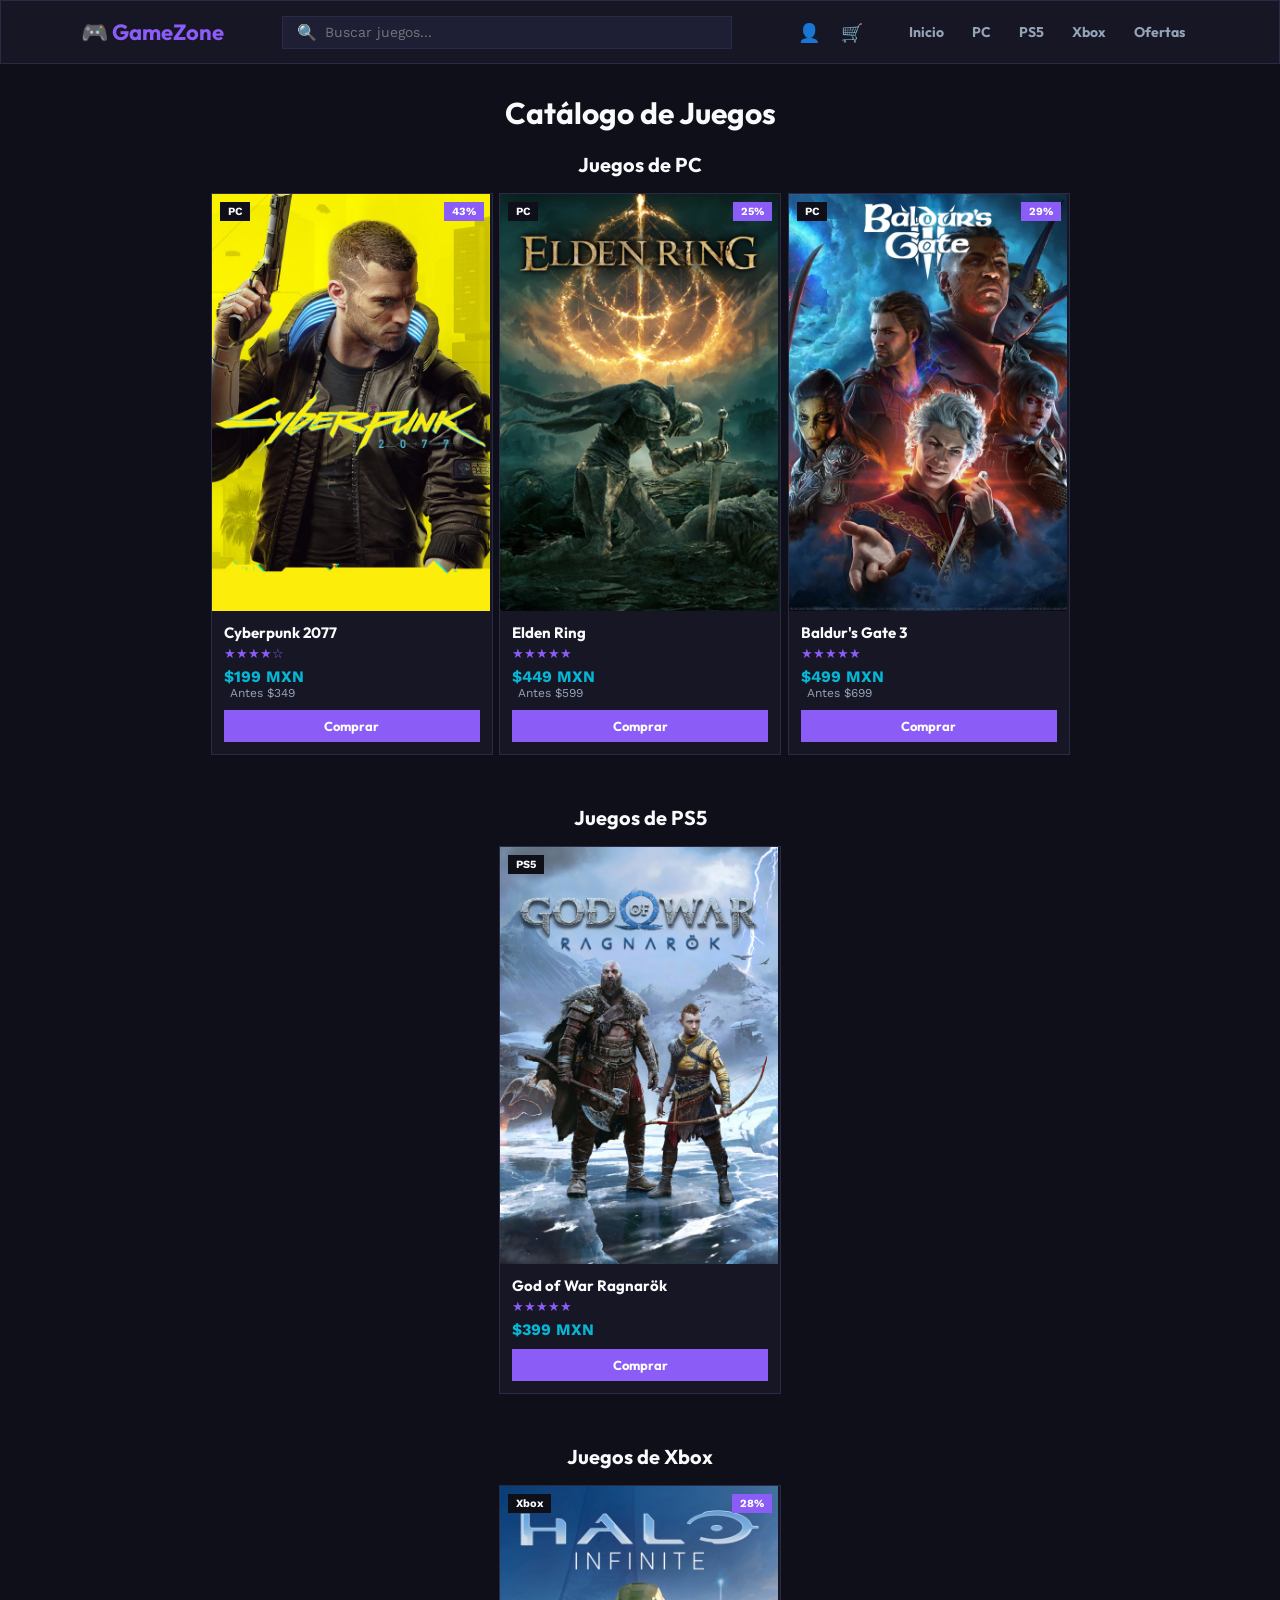
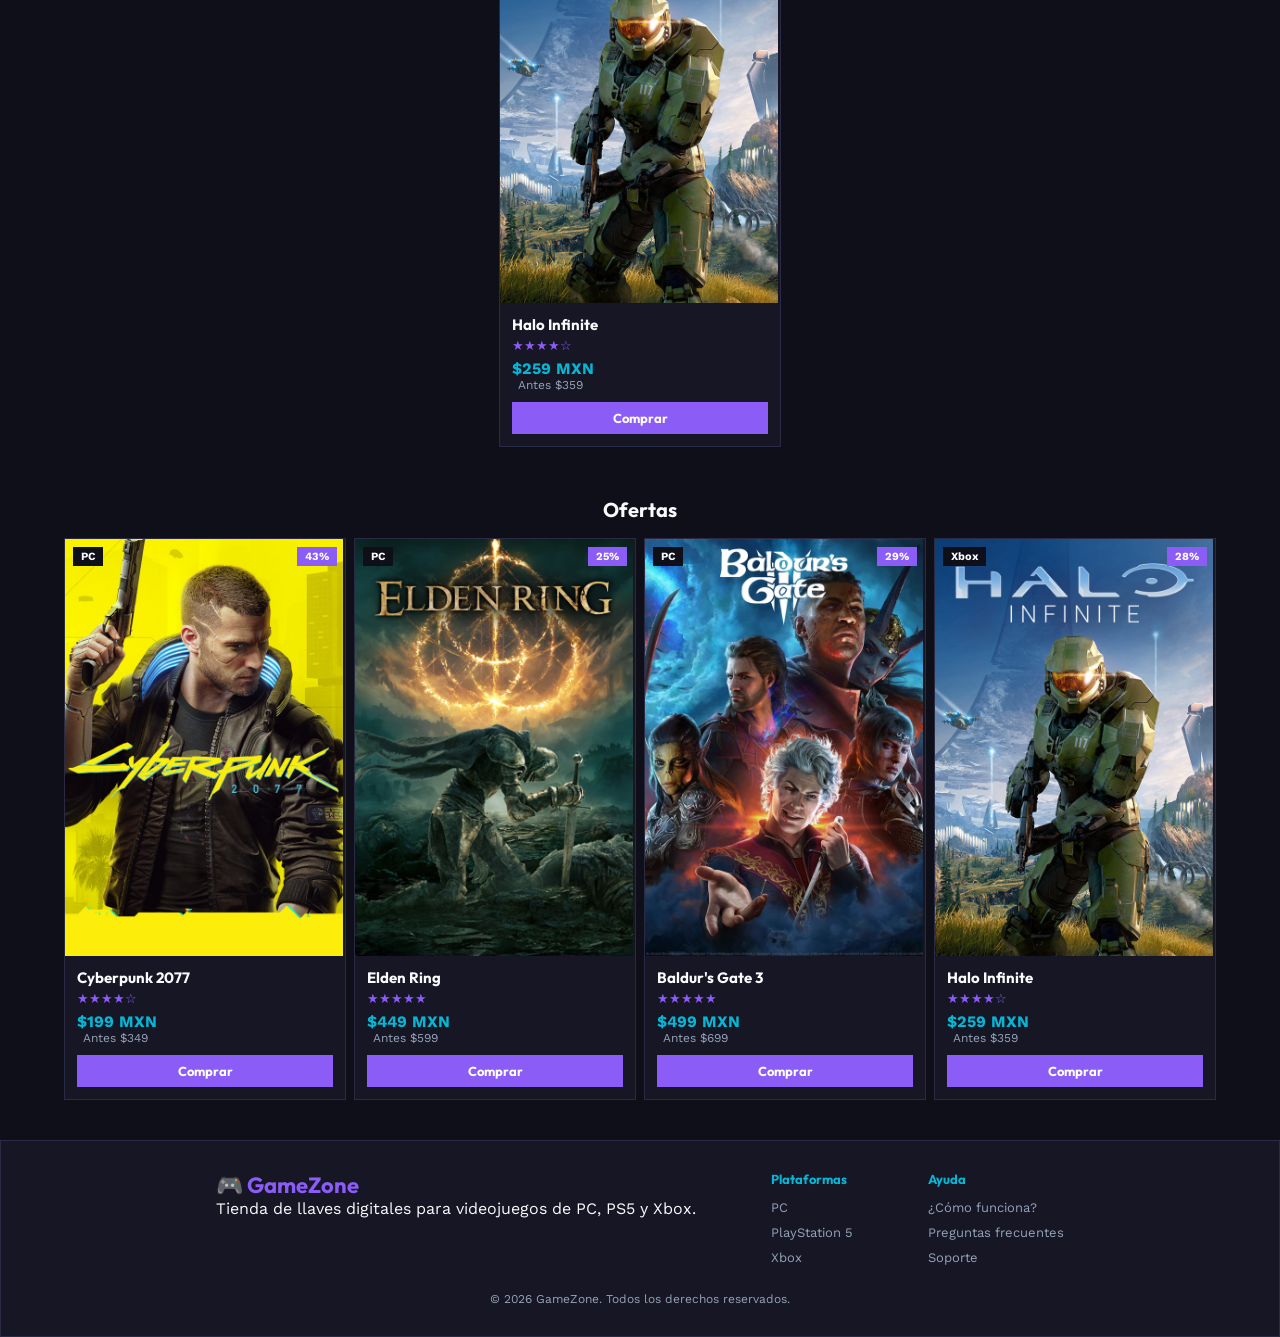
<file: proyectos/gamezone/catalogo.html>
<!DOCTYPE html>
<html lang="es">
<head>
    <meta charset="UTF-8">
    <title>Catálogo - GameZone</title>
    <link rel="stylesheet" href="estilos/estilos.css">
</head>
<body>

    <header>
        <a href="index.html" class="logo">🎮 GameZone</a>

        <div class="buscador">
            🔍 <input type="text" placeholder="Buscar juegos...">
        </div>

        <div class="iconos">
            <a href="#!">👤</a>
            <a href="#!">🛒</a>
        </div>

        <nav>
            <ul>
                <li><a href="index.html">Inicio</a></li>
                <li><a href="catalogo.html#pc">PC</a></li>
                <li><a href="catalogo.html#ps5">PS5</a></li>
                <li><a href="catalogo.html#xbox">Xbox</a></li>
                <li><a href="catalogo.html#ofertas">Ofertas</a></li>
            </ul>
        </nav>
    </header>

    <main>
        <h1 class="encabezado">Catálogo de Juegos</h1>

        <section class="productos" id="pc">
            <h2 class="subtitulo">Juegos de PC</h2>

            <div class="fila columna3">

                <article class="tarjeta">
                    <div class="portada">
                        <img src="imagenes/cyberpunk-2077.jpg" alt="Cyberpunk 2077">
                        <div class="plataforma">PC</div>
                        <div class="descuento">43%</div>
                    </div>
                    <div class="info">
                        <h3 class="nombre">Cyberpunk 2077</h3>
                        <div class="estrellas">★★★★☆</div>
                        <div class="precio">$199 MXN</div>
                        <div class="antes">Antes $349</div>
                        <a href="#!" class="comprar">Comprar</a>
                    </div>
                </article>

                <article class="tarjeta">
                    <div class="portada">
                        <img src="imagenes/elden-ring.jpg" alt="Elden Ring">
                        <div class="plataforma">PC</div>
                        <div class="descuento">25%</div>
                    </div>
                    <div class="info">
                        <h3 class="nombre">Elden Ring</h3>
                        <div class="estrellas">★★★★★</div>
                        <div class="precio">$449 MXN</div>
                        <div class="antes">Antes $599</div>
                        <a href="#!" class="comprar">Comprar</a>
                    </div>
                </article>

                <article class="tarjeta">
                    <div class="portada">
                        <img src="imagenes/baldurs-gate-3.jpg" alt="Baldur's Gate 3">
                        <div class="plataforma">PC</div>
                        <div class="descuento">29%</div>
                    </div>
                    <div class="info">
                        <h3 class="nombre">Baldur's Gate 3</h3>
                        <div class="estrellas">★★★★★</div>
                        <div class="precio">$499 MXN</div>
                        <div class="antes">Antes $699</div>
                        <a href="#!" class="comprar">Comprar</a>
                    </div>
                </article>

            </div>
        </section>

        <section class="productos" id="ps5">
            <h2 class="subtitulo">Juegos de PS5</h2>

            <div class="fila columna3">
                <article class="tarjeta">
                    <div class="portada">
                        <img src="imagenes/god-of-war-ragnarok.jpg" alt="God of War Ragnarök">
                        <div class="plataforma">PS5</div>
                    </div>
                    <div class="info">
                        <h3 class="nombre">God of War Ragnarök</h3>
                        <div class="estrellas">★★★★★</div>
                        <div class="precio">$399 MXN</div>
                        <a href="#!" class="comprar">Comprar</a>
                    </div>
                </article>


            </div>
        </section>

        <section class="productos" id="xbox">
            <h2 class="subtitulo">Juegos de Xbox</h2>

            <div class="fila columna3">
                <article class="tarjeta">
                    <div class="portada">
                        <img src="imagenes/halo-infinite.jpg" alt="Halo Infinite">
                        <div class="plataforma">Xbox</div>
                        <div class="descuento">28%</div>
                    </div>
                    <div class="info">
                        <h3 class="nombre">Halo Infinite</h3>
                        <div class="estrellas">★★★★☆</div>
                        <div class="precio">$259 MXN</div>
                        <div class="antes">Antes $359</div>
                        <a href="#!" class="comprar">Comprar</a>
                    </div>
                </article>


            </div>
        </section>

        <section class="productos" id="ofertas">
            <h2 class="subtitulo">Ofertas</h2>

            <div class="fila columna4">

                <article class="tarjeta">
                    <div class="portada">
                        <img src="imagenes/cyberpunk-2077.jpg" alt="Cyberpunk 2077">
                        <div class="plataforma">PC</div>
                        <div class="descuento">43%</div>
                    </div>
                    <div class="info">
                        <h3 class="nombre">Cyberpunk 2077</h3>
                        <div class="estrellas">★★★★☆</div>
                        <div class="precio">$199 MXN</div>
                        <div class="antes">Antes $349</div>
                        <a href="#!" class="comprar">Comprar</a>
                    </div>
                </article>

                <article class="tarjeta">
                    <div class="portada">
                        <img src="imagenes/elden-ring.jpg" alt="Elden Ring">
                        <div class="plataforma">PC</div>
                        <div class="descuento">25%</div>
                    </div>
                    <div class="info">
                        <h3 class="nombre">Elden Ring</h3>
                        <div class="estrellas">★★★★★</div>
                        <div class="precio">$449 MXN</div>
                        <div class="antes">Antes $599</div>
                        <a href="#!" class="comprar">Comprar</a>
                    </div>
                </article>

                <article class="tarjeta">
                    <div class="portada">
                        <img src="imagenes/baldurs-gate-3.jpg" alt="Baldur's Gate 3">
                        <div class="plataforma">PC</div>
                        <div class="descuento">29%</div>
                    </div>
                    <div class="info">
                        <h3 class="nombre">Baldur's Gate 3</h3>
                        <div class="estrellas">★★★★★</div>
                        <div class="precio">$499 MXN</div>
                        <div class="antes">Antes $699</div>
                        <a href="#!" class="comprar">Comprar</a>
                    </div>
                </article>

                <article class="tarjeta">
                    <div class="portada">
                        <img src="imagenes/halo-infinite.jpg" alt="Halo Infinite">
                        <div class="plataforma">Xbox</div>
                        <div class="descuento">28%</div>
                    </div>
                    <div class="info">
                        <h3 class="nombre">Halo Infinite</h3>
                        <div class="estrellas">★★★★☆</div>
                        <div class="precio">$259 MXN</div>
                        <div class="antes">Antes $359</div>
                        <a href="#!" class="comprar">Comprar</a>
                    </div>
                </article>

            </div>
        </section>
    </main>

    <footer>
        <div class="columnas">
            <div class="columna">
                <a href="index.html" class="logo">🎮 GameZone</a>
                <p>Tienda de llaves digitales para videojuegos de PC, PS5 y Xbox.</p>
            </div>
            <div class="columna">
                <h4>Plataformas</h4>
                <ul>
                    <li><a href="catalogo.html#pc">PC</a></li>
                    <li><a href="catalogo.html#ps5">PlayStation 5</a></li>
                    <li><a href="catalogo.html#xbox">Xbox</a></li>
                </ul>
            </div>
            <div class="columna">
                <h4>Ayuda</h4>
                <ul>
                    <li><a href="#!">¿Cómo funciona?</a></li>
                    <li><a href="#!">Preguntas frecuentes</a></li>
                    <li><a href="#!">Soporte</a></li>
                </ul>
            </div>
        </div>
        <p class="derechos">© 2026 GameZone. Todos los derechos reservados.</p>
    </footer>

</body>
</html>
</file>
<file: estilos/estilos.css>
@font-face{
    font-family: 'Outfit';
    src: url('../fuentes/outfit-bold.woff2') format('woff2');
    font-weight: bold;
}

@font-face{
    font-family: 'Work Sans';
    src: url('../fuentes/work-sans-regular.woff2') format('woff2');
    font-weight: normal;
}

@font-face{
    font-family: 'Work Sans';
    src: url('../fuentes/work-sans-bold.woff2') format('woff2');
    font-weight: bold;
}

*{
    margin: 0;
    padding: 0;
    box-sizing: border-box;
}

body{
    background-color: #0f0f1a;
    color: #f8fafc;
    font-family: "Work Sans";
}

a{
    color: #f8fafc;
    text-decoration: none;
}

img{
    display: block;
    max-width: 100%;
}

header{
    position: fixed;
    top: 0;
    left: 0;
    right: 0;
    display: flex;
    align-items: center;
    justify-content: space-between;
    background-color: #161625;
    border: 1px solid #2a2a45;
    padding: 12px 40px;
}

.logo{
    font-family: "Outfit";
    font-size: 22px;
    font-weight: bold;
    color: #8b5cf6;
}

.logo:hover{
    color: #06b6d4;
}

nav ul{
    list-style: none;
    display: flex;
}

nav ul li a{
    display: block;
    color: #94a3b8;
    font-family: "Outfit";
    font-weight: bold;
    font-size: 14px;
    padding: 8px 14px;
}

nav ul li a:hover{
    color: #f8fafc;
}

nav{
    display: flex;
    align-items: center;
}

.ajustes{
    display: flex;
    align-items: center;
    margin-left: 16px;
}

.ajustes a{
    margin-left: 6px;
    background-color: #0f0f1a;
    color: #f8fafc;
    border: 1px solid #2a2a45;
    font-family: "Work Sans";
    font-size: 14px;
    padding: 6px 10px;
}

.leyenda{
    color: #94a3b8;
    font-size: 13px;
    margin-right: 2px;
}

body.claro .leyenda{
    color: #475569;
}

.ajustes a:hover{
    border: 1px solid #8b5cf6;
}

.ajustes a.activo{
    background-color: #7c3aed;
    border: 1px solid #7c3aed;
    color: #ffffff;
}


section{
    padding: 70px 80px;
}

.alt{
    background-color: #161625;
    border: 1px solid #2a2a45;
}

.subtitulo{
    font-family: "Outfit";
    font-size: 28px;
    font-weight: bold;
    text-align: center;
    margin-bottom: 24px;
}

.suave{
    color: #94a3b8;
}

.hero-contenido{
    display: flex;
    align-items: center;
    justify-content: center;
}

.avatar{
    width: 320px;
    height: 320px;
    border: 3px solid #8b5cf6;
    margin-right: 60px;
}

.hero{
    padding-top: 110px;
    padding-bottom: 50px;
}

.etiqueta{
    display: inline-block;
    background-color: #1e1e35;
    color: #8b5cf6;
    font-size: 18px;
    font-weight: bold;
    padding: 6px 16px;
    margin-bottom: 12px;
}

.titulo{
    font-family: "Outfit";
    font-size: 52px;
    font-weight: bold;
    margin-bottom: 8px;
}

.rol{
    font-family: "Outfit";
    font-weight: bold;
    font-size: 22px;
    color: #06b6d4;
    margin-bottom: 12px;
}

.descripcion{
    color: #94a3b8;
    font-size: 18px;
    margin-bottom: 24px;
}

.botones{
    display: flex;
    align-items: center;
}

.boton1{
    display: inline-block;
    background-color: #7c3aed;
    color: #ffffff;
    font-family: "Outfit";
    font-weight: bold;
    padding: 12px 22px;
}

.boton1:hover{
    background-color: #06b6d4;
}

.boton2{
    margin-left: 5px;
    background-color: transparent;
    color: #f8fafc;
    font-family: "Outfit";
    font-weight: bold;
    padding: 12px 22px;
    border: 1px solid #2a2a45;
}

.boton2:hover{
    border: 1px solid #8b5cf6;
}

.rejilla{
    display: grid;
    grid-template-columns: 1fr 1fr 1fr;
    gap: 20px;
    max-width: 1100px;
    margin: 0 auto;
}

.proyectos{
    grid-template-columns: 1fr 1fr;
}

.tarjeta{
    background-color: #161625;
    border: 1px solid #2a2a45;
    padding: 20px;
}

.alt .tarjeta{
    background-color: #0f0f1a;
}

.tarjeta:hover{
    border: 1px solid #8b5cf6;
}

.nombre{
    font-family: "Outfit";
    font-size: 18px;
    margin-bottom: 8px;
}

.lista{
    list-style: none;
}

.lista li{
    margin-bottom: 6px;
}

.lista a{
    color: #06b6d4;
}

.chips{
    display: flex;
    flex-wrap: wrap;
    list-style: none;
    margin: 12px 0;
}

.chips li{
    border: 1px solid #2a2a45;
    color: #94a3b8;
    font-size: 13px;
    padding: 3px 10px;
    margin: 0 8px 8px 0;
}

.tarjeta .portada{
    margin: -20px -20px 16px -20px;
}

.portada img{
    width: 100%;
    height: 220px;
    object-fit: cover;
}

.info p{
    color: #94a3b8;
}

.centro{
    text-align: center;
}

.icono{
    font-size: 32px;
}

.contacto{
    max-width: 640px;
    margin: 0 auto;
}

.contacto p{
    margin-bottom: 14px;
}

footer{
    background-color: #161625;
    border: 1px solid #2a2a45;
    padding: 24px;
    text-align: center;
    color: #94a3b8;
    font-size: 14px;
}

/* Modo claro */
body.claro{
    background-color: #f8fafc;
    color: #0f172a;
}

body.claro header, 
body.claro footer, 
body.claro .alt, 
body.claro .tarjeta, 
body.claro nav ul{
    background-color: #ffffff;
    border: 1px solid #d9dee8;
}

body.claro .alt{
    background-color: #eef2f7;
}

body.claro a, 
body.claro .boton2, 
body.claro .ajustes a{
    color: #0f172a;
}

body.claro .boton1{
    color: #ffffff;
}

body.claro .ajustes a, 
body.claro .etiqueta
{
    background-color: #f8fafc;
    border: 1px solid #d9dee8;
}

body.claro nav ul li a,
body.claro .suave, 
body.claro .descripcion, 
body.claro .info p, 
body.claro footer, 
body.claro .chips li
{
    color: #475569;
}

body.claro .chips li, 
body.claro .boton2{
    border: 1px solid #d9dee8;
}

body.claro nav ul li a:hover{
    color: #0f172a;
}

body.claro .logo, 
body.claro .etiqueta{
    color: #6d28d9;
}

body.claro .rol, 
body.claro .lista a{
    color: #0e7490;
}

body.claro .ajustes a.activo{
    background-color: #6d28d9;
    border: 1px solid #6d28d9;
    color: #ffffff;
}

@media (max-width: 1100px){
    header{
        position: relative;
        flex-direction: column;
        padding: 12px 20px;
    }

    nav{
        flex-direction: column;
        margin-top: 8px;
    }

    nav ul{
        flex-wrap: wrap;
        justify-content: center;
    }

    .ajustes{
        margin: 8px 0 0 0;
    }

    section{
        padding: 40px 30px;
    }

    .hero{
        padding-top: 40px;
        padding-bottom: 40px;
    }
}

/* Tablet */
@media (max-width: 900px){
    nav{
        display: block;
        width: 100%;
    }

    nav ul{
        flex-direction: column;
    }

    nav ul li{
        margin-top: 10px;
    }

    nav ul li a{
        padding: 16px 12px;
        text-align: center;
        font-size: 16px;
        background-color: #0f0f1a;
        border: 1px solid #2a2a45;
    }

    nav ul li a:hover{
        border: 1px solid #8b5cf6;
    }

    body.claro nav ul li a{
        background-color: #f8fafc;
        border: 1px solid #d9dee8;
    }

    .ajustes{
        flex-direction: column;
        align-items: stretch;
        width: 100%;
        margin: 8px 0 0 0;
    }

    .leyenda{
        margin: 6px 0 0 0;
        text-align: center;
        font-size: 14px;
    }

    .ajustes a{
        margin: 10px 0 0 0;
        padding: 16px 12px;
        font-size: 16px;
        text-align: center;
    }

    .hero-contenido{
        flex-direction: column;
        text-align: center;
    }

    .avatar{
        width: 260px;
        height: 260px;
        margin: 0 auto 24px auto;
    }

    .botones{
        justify-content: center;
    }

    .rejilla{
        grid-template-columns: 1fr 1fr;
    }
}

/*  Celular */
@media (max-width: 600px){
    section{
        padding: 30px 16px;
    }

    header{
        padding: 10px 12px;
    }

    .logo{
        font-size: 18px;
    }

    nav ul li a{
        padding: 16px 12px;
        font-size: 16px;
    }

    .titulo{
        font-size: 34px;
    }

    .avatar{
        width: 220px;
        height: 220px;
    }

    .hero{
        padding-top: 30px;
        padding-bottom: 30px;
    }

    .rejilla, .proyectos{
        grid-template-columns: 1fr;
    }
}

.en, .fr{
    display: none;
}

/*Menú hamburguesa*/
.menu-toggle{
    display: none;
    background-color: #0f0f1a;
    border: 1px solid #2a2a45;
    padding: 10px;
    cursor: pointer;
}

.menu-toggle span{
    display: block;
    width: 24px;
    height: 3px;
    background-color: #f8fafc;
}

.menu-toggle span + span{
    margin-top: 5px;
}

.menu-toggle:hover{
    border: 1px solid #8b5cf6;
}

body.claro .menu-toggle{
    background-color: #f8fafc;
    border: 1px solid #d9dee8;
}

body.claro .menu-toggle span{
    background-color: #0f172a;
}

@media (max-width: 900px){
    header{
        position: sticky;
        top: 0;
        z-index: 1000;
        flex-direction: row;
        flex-wrap: wrap;
        justify-content: space-between;
        max-height: 100vh;
        overflow-y: auto;
    }

    .menu-toggle{
        display: block;
    }

    nav,
    .ajustes{
        display: none;
    }

    header.menu-abierto nav{
        display: block;
    }

    header.menu-abierto .ajustes{
        display: flex;
    }
}
</file>
<file: proyectos/gamezone/estilos/estilos.css>
@font-face{
    font-family: 'Outfit';
    src: url('../fuentes/outfit-bold.woff2') format('woff2');
    font-weight: bold;
}

@font-face{
    font-family: 'Work Sans';
    src: url('../fuentes/work-sans-regular.woff2') format('woff2');
    font-weight: normal;
}

@font-face{
    font-family: 'Work Sans';
    src: url('../fuentes/work-sans-bold.woff2') format('woff2');
    font-weight: bold;
}

*{
    margin: 0;
    padding: 0;
}

body{
    background-color: #0f0f1a;
    color: #f8fafc;
    font-family: "Work Sans";
}

a{
    color: #f8fafc;
    text-decoration: none;
}

img{
    display: block;
}

header{
    display: flex;
    align-items: center;
    justify-content: space-between;
    background-color: #161625;
    border: 1px solid #2a2a45;
    padding: 14px 80px;
}

.logo{
    font-family: "Outfit";
    font-size: 22px;
    font-weight: bold;
    color: #8b5cf6;
}

.logo:hover{
    color: #06b6d4;
}

.buscador{
    display: flex;
    align-items: center;
    width: 420px;
    margin: 0 auto;
    background-color: #1e1e35;
    border: 1px solid #2a2a45;
    padding: 6px 14px;
}

.buscador input{
    width: 360px;
    margin-left: 8px;
    border: none;
    background-color: transparent;
    color: #f8fafc;
    font-family: "Work Sans";
    font-size: 14px;
}

.iconos a{
    font-size: 18px;
    padding: 6px 8px;
}

nav{
    margin-left: 24px;
}

nav ul{
    list-style: none;
    display: flex;
}

nav ul li a{
    display: block;
    color: #94a3b8;
    font-family: "Outfit";
    font-weight: bold;
    font-size: 14px;
    padding: 8px 14px;
}

nav ul li a:hover{
    color: #f8fafc;
}

.activo{
    color: #8b5cf6;
}

.botones{
    display: flex;
    align-items: center;
}

.boton1{
    background-color: #8b5cf6;
    color: #ffffff;
    font-family: "Outfit";
    font-weight: bold;
    padding: 12px 22px;
}

.boton1:hover{
    background-color: #06b6d4;
}

.boton2{
    margin-left: 5px;
    background-color: transparent;
    color: #f8fafc;
    font-family: "Outfit";
    font-weight: bold;
    padding: 12px 22px;
    border: 1px solid #2a2a45;
}

.boton2:hover{
    border: 1px solid #8b5cf6;
}

.comprar{
    display: block;
    background-color: #8b5cf6;
    color: #ffffff;
    font-family: "Outfit";
    font-weight: bold;
    font-size: 13px;
    text-align: center;
    padding: 8px;
    margin-top: 10px;
}

.comprar:hover{
    background-color: #06b6d4;
}

.fondo{
    position: relative;
}

.imagen{
    height: 420px;
}

.contenido{
    position: absolute;
    top: 0;
    left: 0;
    right: 0;
    bottom: 0;
    display: flex;
    align-items: center;
    justify-content: space-between;
    padding: 0 220px;
}

.texto{
    width: 640px;
}

.etiqueta{
    width: 142px;
    text-align: center;
    background-color: #1e1e35;
    color: #8b5cf6;
    font-size: 12px;
    font-weight: bold;
    padding: 4px 12px;
    margin-bottom: 12px;
}

.titulo{
    font-family: "Outfit";
    font-size: 52px;
    font-weight: bold;
    margin-bottom: 14px;
}

.descripcion{
    color: #94a3b8;
    font-size: 18px;
    margin-bottom: 24px;
}

.descripcion strong{
    color: #06b6d4;
}

.juego{
    width: 760px;
    border: 1px solid #2a2a45;
}

.categorias{
    padding: 24px 80px;
    display: flex;
    justify-content: space-between;
}

.categoria{
    width: 431px;
    background-color: #161625;
    border: 1px solid #2a2a45;
    padding: 14px;
    text-align: center;
    font-family: "Outfit";
    font-weight: bold;
}

.categoria:hover{
    border: 1px solid #8b5cf6;
}

.productos{
    padding: 10px 20px;
    margin-bottom: 30px;
}

.subtitulo{
    font-family: "Outfit";
    font-size: 20px;
    font-weight: bold;
    margin-bottom: 16px;
    text-align: center;
}

.encabezado{
    font-family: "Outfit";
    font-size: 30px;
    font-weight: bold;
    text-align: center;
    margin-top: 30px;
    margin-bottom: 10px;
}

.fila{
    display: flex;
    justify-content: space-evenly;
    margin: 0 auto;
}

.columna3{
    width: 872px;
}

.columna4{
    width: 1168px;
}

.columna6{
    width: 1760px;
}

.tarjeta{
    width: 280px;
    background-color: #161625;
    border: 1px solid #2a2a45;
}

.tarjeta:hover{
    border: 1px solid #8b5cf6;
}

.portada{
    position: relative;
}

.portada img{
    width: 278px;
    height: 417px;
    object-fit: cover;
}

.plataforma{
    position: absolute;
    top: 8px;
    left: 8px;
    background-color: #0f0f1a;
    font-size: 11px;
    font-weight: bold;
    padding: 3px 8px;
}

.descuento{
    position: absolute;
    top: 8px;
    right: 8px;
    background-color: #8b5cf6;
    color: #ffffff;
    font-size: 11px;
    font-weight: bold;
    padding: 3px 8px;
}

.info{
    padding: 12px;
}

.nombre{
    font-family: "Outfit";
    font-size: 15px;
    margin-bottom: 4px;
}

.estrellas{
    color: #8b5cf6;
    font-size: 13px;
    margin-bottom: 6px;
}

.precio{
    color: #06b6d4;
    font-weight: bold;
    font-size: 16px;
}

.antes{
    color: #94a3b8;
    font-size: 12px;
    margin-left: 6px;
}

.confianza{
    background-color: #161625;
    border: 1px solid #2a2a45;
    padding: 20px;
    text-align: center;
}

.ventaja{
    margin: 0 8px;
    font-family: "Outfit";
    font-weight: bold;
    font-size: 14px;
}

footer{
    background-color: #161625;
    border: 1px solid #2a2a45;
    padding: 30px 215px;
}

.columnas{
    display: flex;
    justify-content: space-between;
}

.columna h4{
    font-family: "Outfit";
    color: #06b6d4;
    font-size: 13px;
    margin-bottom: 10px;
}

.columna ul{
    list-style: none;
}

.columna ul li{
    margin-bottom: 6px;
}

.columna ul li a{
    color: #94a3b8;
    font-size: 13px;
}

.columna ul li a:hover{
    color: #f8fafc;
}

.derechos{
    text-align: center;
    color: #94a3b8;
    font-size: 12px;
    margin-top: 20px;
}
</file>
<file: proyectos/laberinto/estilos/estilos.css>
body {
    margin: 0;
}

.laberinto {
    position: relative;
    width: 768px;
    height: 768px;
    background-image: url("../imagenes/laberinto.jpg");
}

.figura {
    position: absolute;
    left: 335px;
    top: 65px;
    width: 60px;
    height: 60px;
    margin-left: -30px;
    margin-top: -33px;
    animation: desplazo 17s infinite;
}

@keyframes desplazo {
    0%, 5% {
        left: 335px;
        top: 65px;
        border-radius: 0;
        background: #08d7c3;
        transform: none;
    }

    8% {
        left: 335px;
        top: 154px;
        border-radius: 50%;
    }

    14% {
        left: 520px;
        top: 154px;
    }

    17% {
        left: 520px;
        top: 244px;
    }

    20% {
        left: 430px;
        top: 244px;
    }

    26% {
        left: 430px;
        top: 430px;
    }

    32% {
        left: 614px;
        top: 430px;
    }

    38% {
        left: 614px;
        top: 614px;
    }

    44% {
        left: 430px;
        top: 614px;
    }

    47% {
        left: 430px;
        top: 520px;
    }

    50% {
        left: 335px;
        top: 520px;
    }

    53% {
        left: 335px;
        top: 614px;
    }

    56% {
        left: 244px;
        top: 614px;
    }

    62% {
        left: 244px;
        top: 428px;
    }

    65% {
        left: 154px;
        top: 428px;
    }

    68% {
        left: 154px;
        top: 520px;
    }

    71% {
        left: 65px;
        top: 520px;
        border-radius: 50%;
        background: #08d7c3;
        transform: none;
    }

    73% {
        left: 65px;
        top: 520px;
        border-radius: 0;
        background: url("../imagenes/estrella-amarilla.png");
        background-size: 60px 60px;
    }

    78% {
        background: url("../imagenes/estrella-amarilla.png");
        background-size: 60px 60px;
    }

    85% {
        background: url("../imagenes/estrella-rosa.png");
        background-size: 60px 60px;
    }

    88% {
        left: 65px;
        top: 65px;
        background: url("../imagenes/estrella-rosa.png");
        background-size: 60px 60px;
    }

    95% {
        background: url("../imagenes/estrella-azul.png");
        background-size: 60px 60px;
    }

    97%, 100% {
        left: 335px;
        top: 65px;
        background: url("../imagenes/estrella-azul.png");
        background-size: 60px 60px;
        transform: rotate(1440deg);
    }
}
</file>
<file: proyectos/tabla-periodica/estilos/estilos.css>
@font-face{
    font-family: "TablaFont";
    src: url("../fuentes/inter-regular.woff2") format("woff2");
    font-weight: normal;
}

@font-face{
    font-family: "TablaFont";
    src: url("../fuentes/inter-bold.woff2") format("woff2");
    font-weight: bold;
}

*{
    margin: 0;
    padding: 0;
    box-sizing: border-box;
    font-family: "TablaFont", sans-serif;
}

body{
    width: 1044px;
    margin-left: 40px;
    margin-top: 20px;
    margin-bottom: 40px;
}

h1{
    width: 1044px;
    margin-bottom: 20px;
    margin-top: 10px;
    color: #142a54;
}

h2{
    width: 1044px;
    margin-top: 30px;
    margin-bottom: 10px;
    color: #142a54;
}

.tabla{
    width: 1044px;
}

.fila{
    width: 1044px;
}

.salto{
    clear: both;
}

.celda{
    width: 56px;
    height: 66px;
    float: left;
    padding: 4px;
    margin: 1px;
    color: rgb(2, 2, 2);
}

.numero{
    font-size: 10px;
    font-weight: normal;
    margin-bottom: 2px;
}

.simbolo{
    font-size: 20px;
    font-weight: bold;
    margin-bottom: 2px;
}

.nombre{
    font-size: 8px;
    font-weight: normal;
    margin-bottom: 2px;
}

.masa{
    font-size: 8px;
    font-weight: normal;
}

.hidrogeno{
    background-color: #e8833f;
}

.alcalino{
    background-color: #142a54;
}

.alcalinoterreo{
    background-color: #c99a1e;
}

.transicion{
    background-color: #1f5fa8;
}

.posttransicion{
    background-color: #a3195b;
}

.metaloide{
    background-color: #8a6d3b;
}

.reactivo{
    background-color: #c9432f;
}

.halogeno{
    background-color: #7d8f3c;
}

.noble{
    background-color: #1f5c3f;
}

.lantanido{
    background-color: #8f8a5e;
}

.actinido{
    background-color: #6f7d63;
}

.vacio{
    background-color: transparent;
}
</file>
